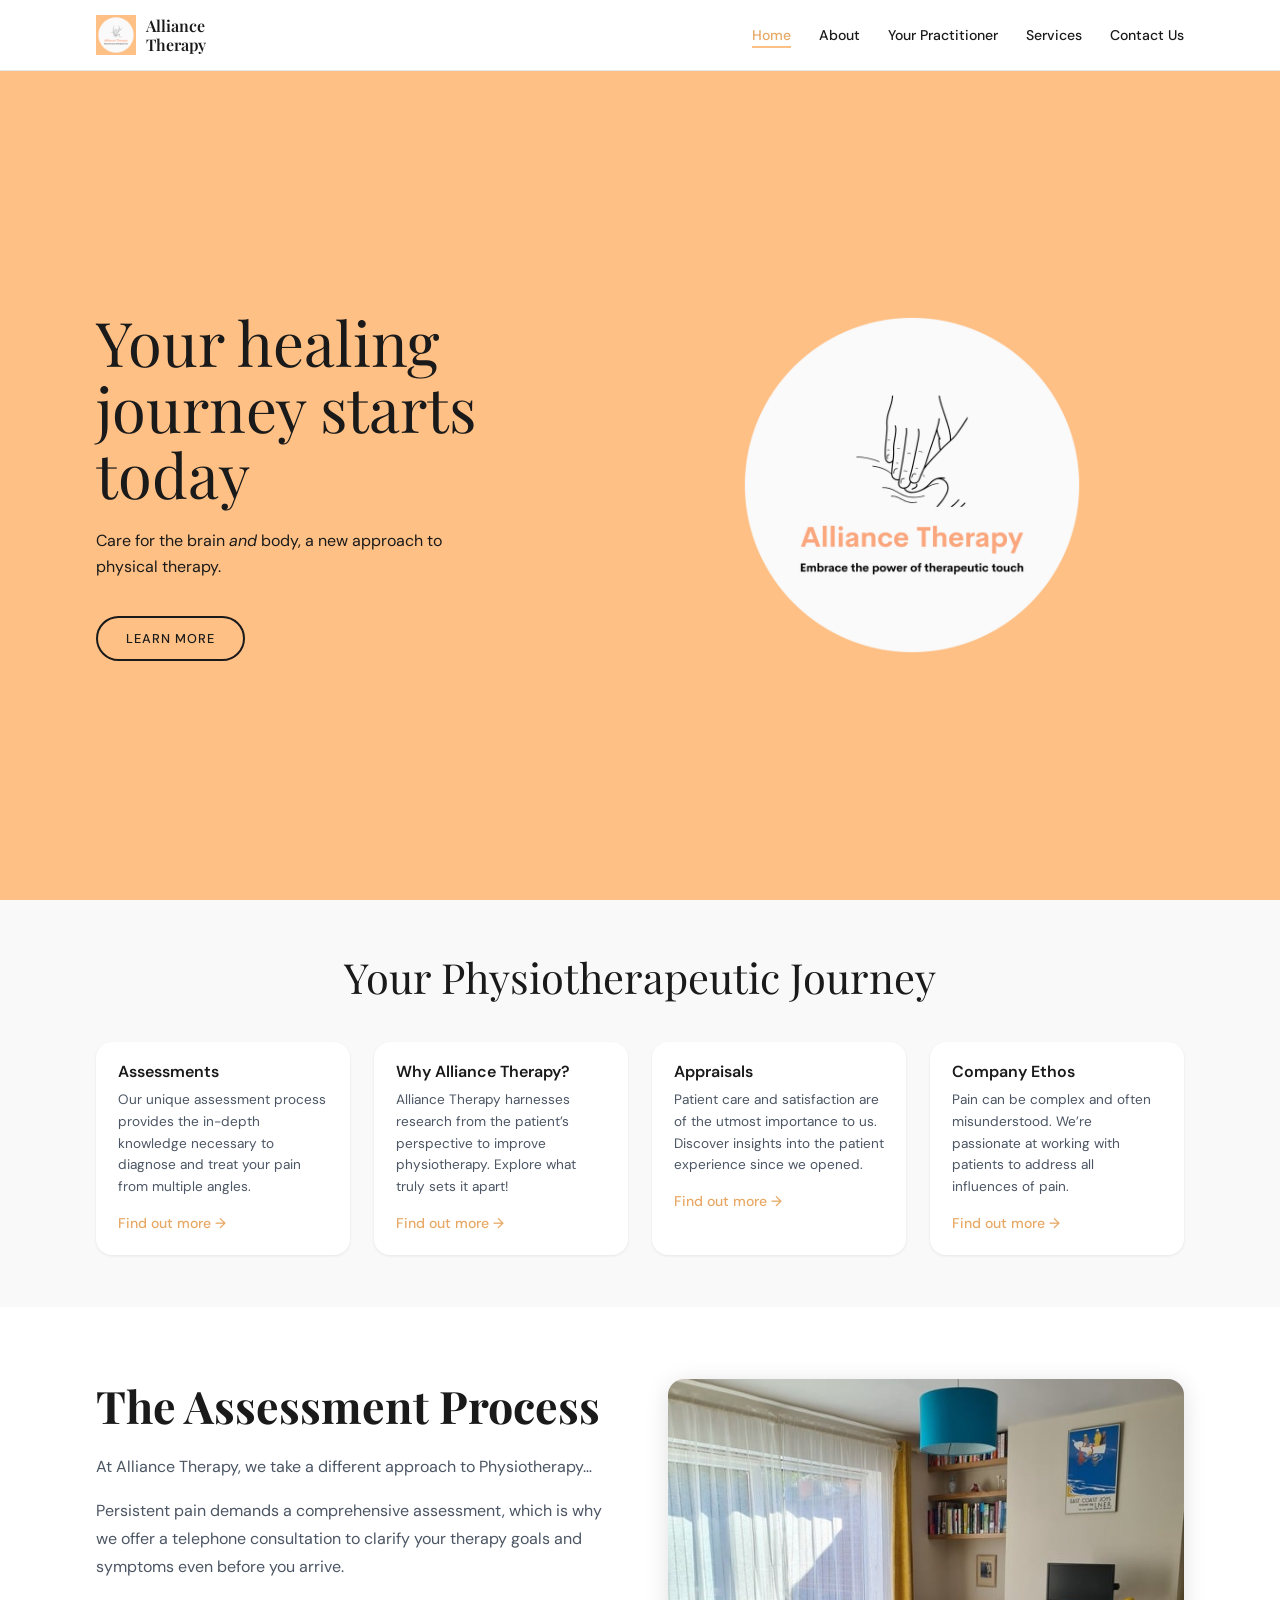
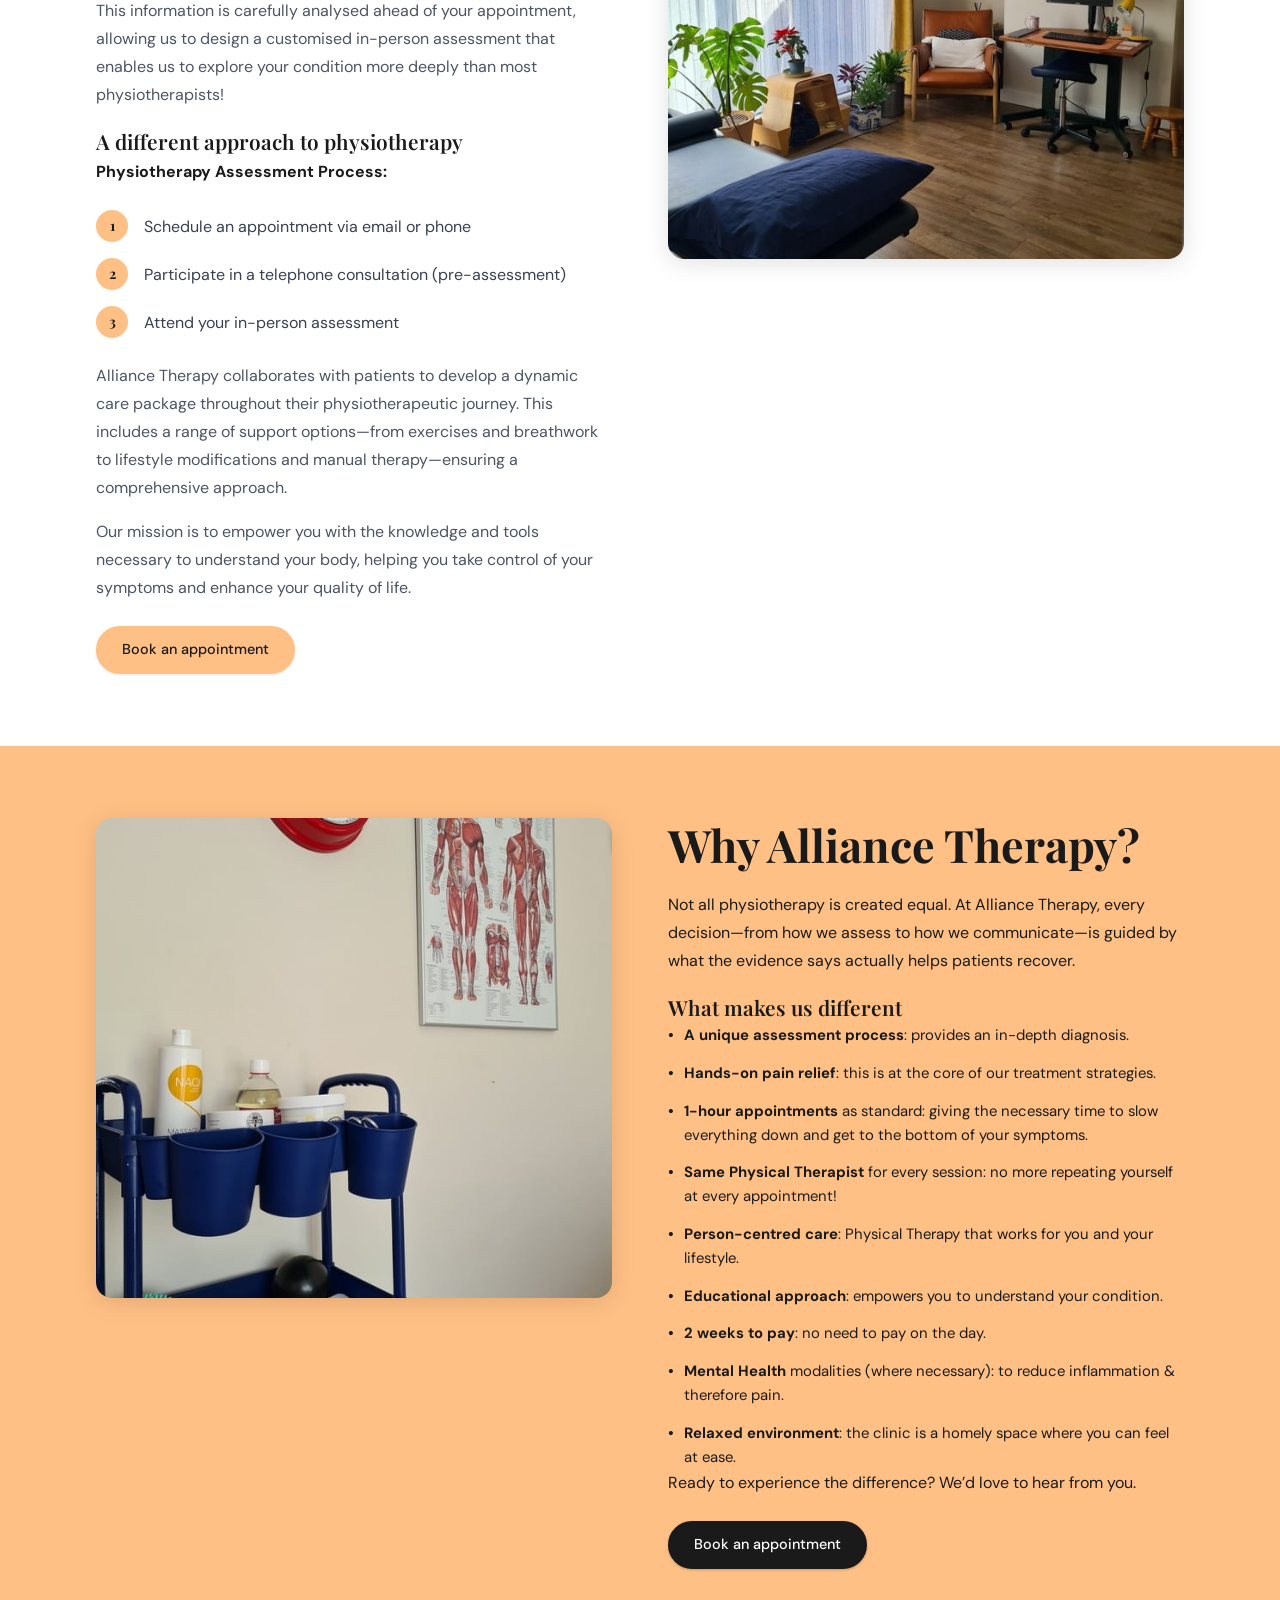
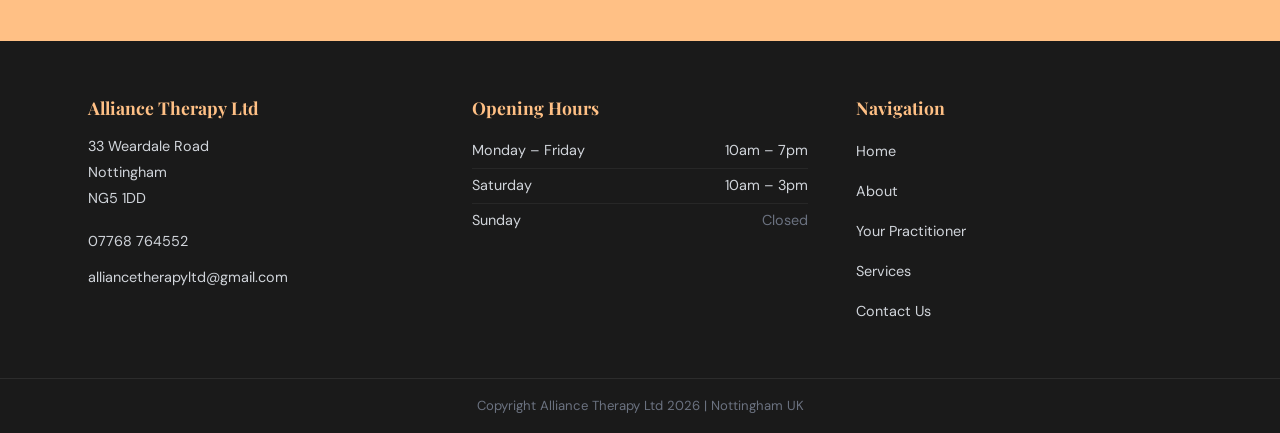
<file: index.html>
<!DOCTYPE html>
<html lang="en-GB">
<head>
  <meta charset="UTF-8">
  <meta name="viewport" content="width=device-width, initial-scale=1.0">
  <title>Alliance Therapy Ltd | Physiotherapy &amp; Sports Massage Nottingham</title>
  <meta name="description" content="Alliance Therapy - Physiotherapy &amp; Sports Massage. Nottingham, UK. Specialises in chronic/persistent pain including fibromyalgia &amp; chronic fatigue syndrome.">
  <meta property="og:title" content="Alliance Therapy Ltd | Physiotherapy &amp; Sports Massage Nottingham">
  <meta property="og:description" content="Alliance Therapy - Physiotherapy &amp; Sports Massage. Nottingham, UK.">
  <meta property="og:image" content="images/hero.jpg">
  <link rel="icon" href="images/logo.png" type="image/png">
  <link rel="stylesheet" href="css/global.css">
  <link rel="stylesheet" href="css/navbar.css">
  <link rel="stylesheet" href="css/footer.css">
  <link rel="stylesheet" href="css/home.css">
</head>
<body>

  <!-- ── Navbar ───────────────────────────────────── -->
  <header class="navbar">
    <div class="navbar__inner">
      <a href="index.html" class="navbar__logo">
        <img src="images/logo.png" alt="Alliance Therapy Ltd logo">
        <span>Alliance<br>Therapy</span>
      </a>
      <nav class="navbar__nav" id="navbar-nav">
        <ul>
          <li><a href="index.html" class="active">Home</a></li>
          <li><a href="about.html">About</a></li>
          <li><a href="practitioner.html">Your Practitioner</a></li>
          <li><a href="services.html">Services</a></li>
          <li><a href="contact.html">Contact Us</a></li>
        </ul>
      </nav>
      <button class="navbar__hamburger" id="hamburger" aria-label="Toggle navigation menu" aria-expanded="false">
        <span></span><span></span><span></span>
      </button>
    </div>
  </header>

  <main>

    <!-- ── Hero ─────────────────────────────────────── -->
    <section class="hero">
      <div class="hero__inner">
        <div class="hero__left">
          <h1 class="hero__title">Your healing journey starts today</h1>
          <p class="hero__subtitle">Care for the brain <em>and</em> body, a new approach to physical therapy.</p>
          <a href="about.html" class="hero__btn">Learn More</a>
        </div>
        <div class="hero__right">
          <img class="hero__logo" src="images/logo.png" alt="Alliance Therapy logo">
        </div>
      </div>
    </section>

    <!-- ── 4-card summary ───────────────────────────── -->
    <section class="cards-section">
      <div class="container">
        <h1 class="cards-heading">Your Physiotherapeutic Journey</h1>
        <div class="cards-grid">

          <a href="#assessment-process" class="journey-card">
            <h2>Assessments</h2>
            <p>Our unique assessment process provides the in-depth knowledge necessary to diagnose and treat your pain from multiple angles.</p>
            <span class="card-link">Find out more &rarr;</span>
          </a>

          <a href="#why-alliance-therapy" class="journey-card">
            <h2>Why Alliance Therapy?</h2>
            <p>Alliance Therapy harnesses research from the patient&rsquo;s perspective to improve physiotherapy. Explore what truly sets it apart!</p>
            <span class="card-link">Find out more &rarr;</span>
          </a>

          <a href="about.html#appraisals" class="journey-card">
            <h2>Appraisals</h2>
            <p>Patient care and satisfaction are of the utmost importance to us. Discover insights into the patient experience since we opened.</p>
            <span class="card-link">Find out more &rarr;</span>
          </a>

          <a href="about.html" class="journey-card">
            <h2>Company Ethos</h2>
            <p>Pain can be complex and often misunderstood. We&rsquo;re passionate at working with patients to address all influences of pain.</p>
            <span class="card-link">Find out more &rarr;</span>
          </a>

        </div>
      </div>
    </section>

    <!-- ── Assessment Process ────────────────────────── -->
    <section class="home-assessment" id="assessment-process">
      <div class="container">
        <div class="grid-2">
          <div>
            <h2>The Assessment Process</h2>
            <p>At Alliance Therapy, we take a different approach to Physiotherapy&hellip;</p>
            <p>Persistent pain demands a comprehensive assessment, which is why we offer a telephone consultation to clarify your therapy goals and symptoms even before you arrive.</p>
            <p>This information is carefully analysed ahead of your appointment, allowing us to design a customised in-person assessment that enables us to explore your condition more deeply than most physiotherapists!</p>

            <h3 class="home-assessment__subheading">A different approach to physiotherapy</h3>

            <p class="home-assessment__step-label"><strong>Physiotherapy Assessment Process:</strong></p>
            <ol class="home-step-list">
              <li>
                <span class="step-num">1</span>
                <p>Schedule an appointment via email or phone</p>
              </li>
              <li>
                <span class="step-num">2</span>
                <p>Participate in a telephone consultation (pre-assessment)</p>
              </li>
              <li>
                <span class="step-num">3</span>
                <p>Attend your in-person assessment</p>
              </li>
            </ol>

            <p>Alliance Therapy collaborates with patients to develop a dynamic care package throughout their physiotherapeutic journey. This includes a range of support options&mdash;from exercises and breathwork to lifestyle modifications and manual therapy&mdash;ensuring a comprehensive approach.</p>
            <p>Our mission is to empower you with the knowledge and tools necessary to understand your body, helping you take control of your symptoms and enhance your quality of life.</p>

            <a href="contact.html" class="btn btn-primary" style="margin-top:8px;">Book an appointment</a>
          </div>
          <div class="home-assessment__img">
            <img src="images/about-1.jpg" alt="Alliance Therapy clinic treatment room" loading="lazy">
          </div>
        </div>
      </div>
    </section>

    <!-- ── Why Alliance Therapy ─────────────────────── -->
    <section class="home-assessment2" id="why-alliance-therapy">
      <div class="container">
        <div class="grid-2">
          <div class="home-assessment__img">
            <img src="images/about-2.jpg" alt="Alliance Therapy clinic treatment room" loading="lazy">
          </div>
          <div>
            <h2>Why Alliance Therapy?</h2>
            <p>Not all physiotherapy is created equal. At Alliance Therapy, every decision&mdash;from how we assess to how we communicate&mdash;is guided by what the evidence says actually helps patients recover.</p>

            <h3 class="home-assessment__subheading">What makes us different</h3>

            <ul class="why-list">
              <li><strong>A unique assessment process</strong>: provides an in-depth diagnosis.</li>
              <li><strong>Hands-on pain relief</strong>: this is at the core of our treatment strategies.</li>
              <li><strong>1-hour appointments</strong> as standard: giving the necessary time to slow everything down and get to the bottom of your symptoms.</li>
              <li><strong>Same Physical Therapist</strong> for every session: no more repeating yourself at every appointment!</li>
              <li><strong>Person-centred care</strong>: Physical Therapy that works for you and your lifestyle.</li>
              <li><strong>Educational approach</strong>: empowers you to understand your condition.</li>
              <li><strong>2 weeks to pay</strong>: no need to pay on the day.</li>
              <li><strong>Mental Health</strong> modalities (where necessary): to reduce inflammation &amp; therefore pain.</li>
              <li><strong>Relaxed environment</strong>: the clinic is a homely space where you can feel at ease.</li>
            </ul>

            <p>Ready to experience the difference? We&rsquo;d love to hear from you.</p>
            <a href="contact.html" class="btn btn-dark" style="margin-top:8px;">Book an appointment</a>
          </div>
        </div>
      </div>
    </section>

  <!-- ── Footer ───────────────────────────────────── -->
  <footer class="footer">
    <div class="footer__inner">
      <div class="footer__col">
        <h3>Alliance Therapy Ltd</h3>
        <address>33 Weardale Road<br>Nottingham<br>NG5 1DD</address>
        <div class="contact-links">
          <a href="tel:07768764552">07768 764552</a>
          <a href="mailto:alliancetherapyltd@gmail.com">alliancetherapyltd@gmail.com</a>
        </div>
      </div>
      <div class="footer__col">
        <h3>Opening Hours</h3>
        <ul class="hours-list">
          <li><span>Monday &ndash; Friday</span><span>10am &ndash; 7pm</span></li>
          <li><span>Saturday</span><span>10am &ndash; 3pm</span></li>
          <li><span>Sunday</span><span class="closed">Closed</span></li>
        </ul>
      </div>
      <div class="footer__col">
        <h3>Navigation</h3>
        <ul class="footer-nav">
          <li><a href="index.html">Home</a></li>
          <li><a href="about.html">About</a></li>
          <li><a href="practitioner.html">Your Practitioner</a></li>
          <li><a href="services.html">Services</a></li>
          <li><a href="contact.html">Contact Us</a></li>
        </ul>
      </div>
    </div>
    <div class="footer__bottom">
      <p>Copyright Alliance Therapy Ltd 2026 | Nottingham UK</p>
    </div>
  </footer>

  <script src="js/nav.js"></script>
</body>
</html>
</file>
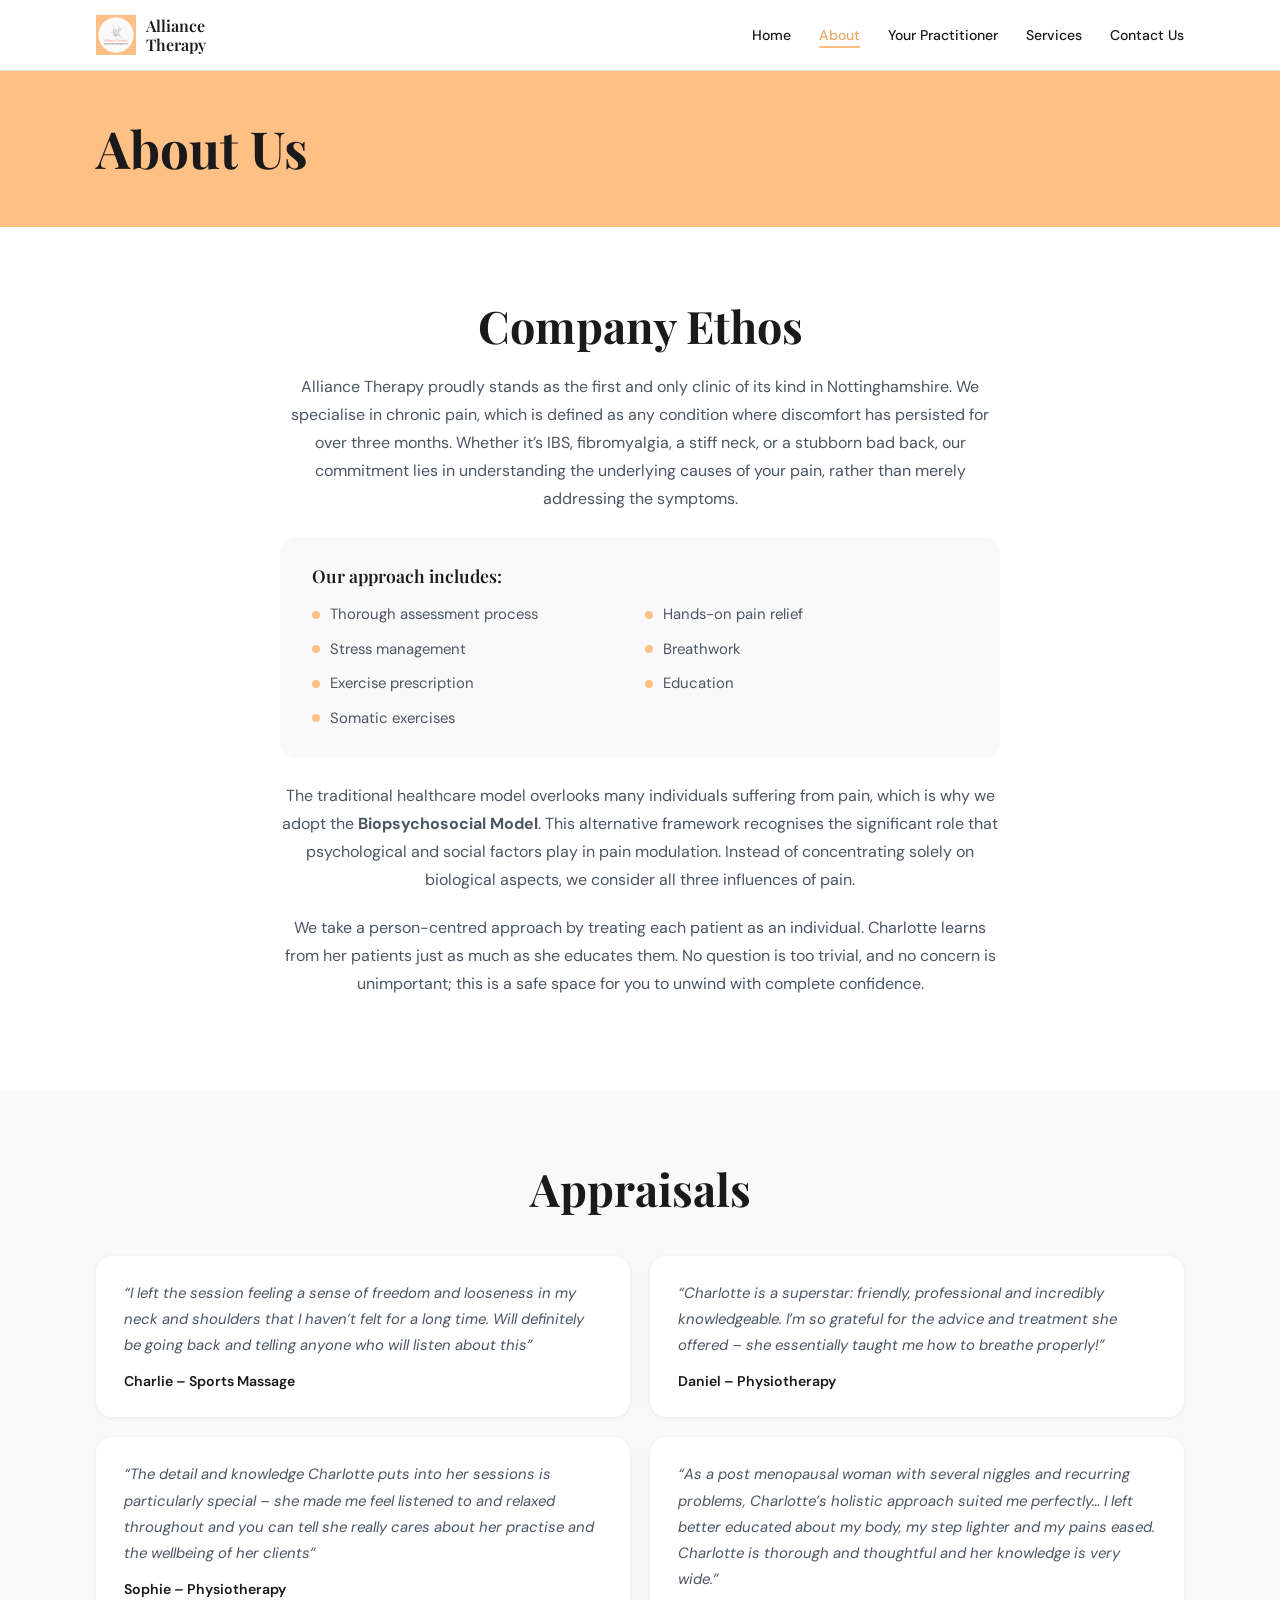
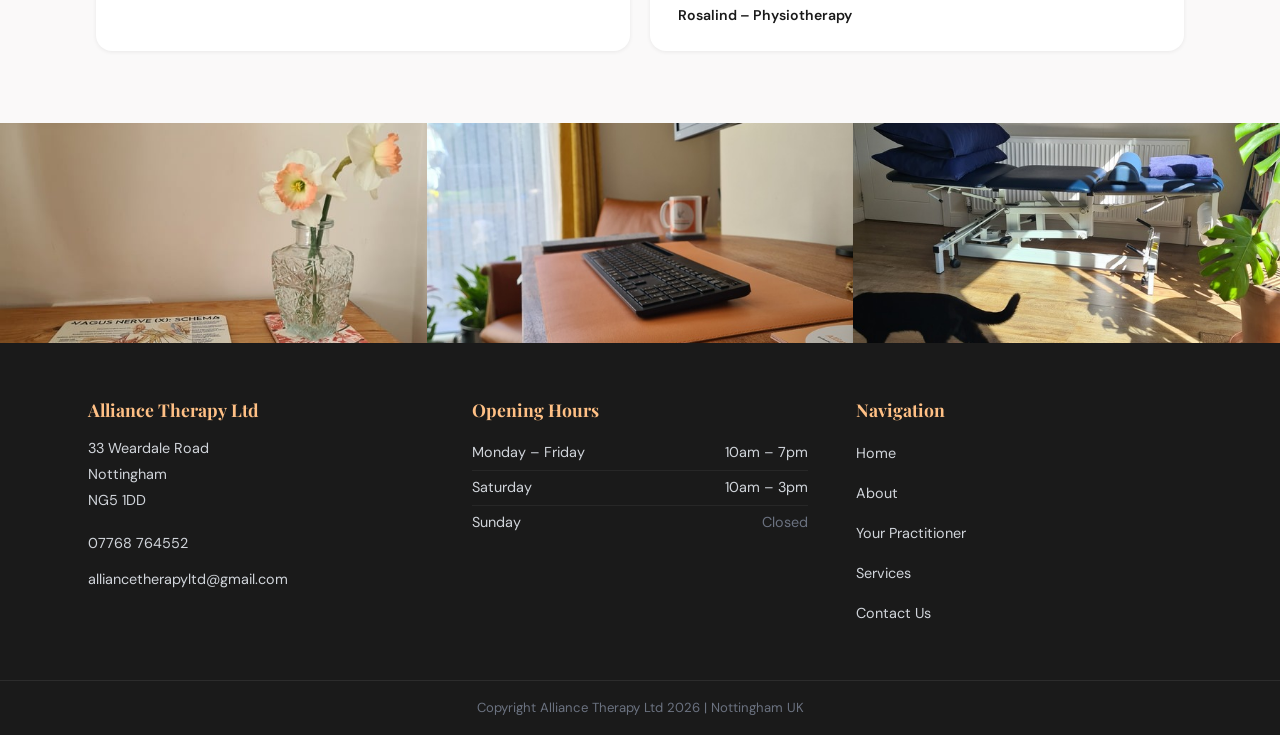
<file: about.html>
<!DOCTYPE html>
<html lang="en-GB">
<head>
  <meta charset="UTF-8">
  <meta name="viewport" content="width=device-width, initial-scale=1.0">
  <title>About | Alliance Therapy Ltd</title>
  <meta name="description" content="Learn about Alliance Therapy's unique assessment process and company ethos — specialising in chronic pain management in Nottingham.">
  <link rel="icon" href="images/logo.png" type="image/png">
  <link rel="stylesheet" href="css/global.css">
  <link rel="stylesheet" href="css/navbar.css">
  <link rel="stylesheet" href="css/footer.css">
  <link rel="stylesheet" href="css/about.css">
</head>
<body>

  <!-- ── Navbar ───────────────────────────────────── -->
  <header class="navbar">
    <div class="navbar__inner">
      <a href="index.html" class="navbar__logo">
        <img src="images/logo.png" alt="Alliance Therapy Ltd logo">
        <span>Alliance<br>Therapy</span>
      </a>
      <nav class="navbar__nav" id="navbar-nav">
        <ul>
          <li><a href="index.html">Home</a></li>
          <li><a href="about.html" class="active">About</a></li>
          <li><a href="practitioner.html">Your Practitioner</a></li>
          <li><a href="services.html">Services</a></li>
          <li><a href="contact.html">Contact Us</a></li>
        </ul>
      </nav>
      <button class="navbar__hamburger" id="hamburger" aria-label="Toggle navigation menu" aria-expanded="false">
        <span></span><span></span><span></span>
      </button>
    </div>
  </header>

  <main>

    <!-- ── Page header ────────────────────────────────── -->
    <div class="page-header">
      <div class="container">
        <h1>About Us</h1>
      </div>
    </div>

    <!-- ── Company Ethos ──────────────────────────────── -->
    <section class="section ethos-section">
      <div class="container">
        <div class="ethos-inner">
          <h2>Company Ethos</h2>

          <p>Alliance Therapy proudly stands as the first and only clinic of its kind in Nottinghamshire. We specialise in chronic pain, which is defined as any condition where discomfort has persisted for over three months. Whether it&rsquo;s IBS, fibromyalgia, a stiff neck, or a stubborn bad back, our commitment lies in understanding the underlying causes of your pain, rather than merely addressing the symptoms.</p>

          <div class="strategy-box">
            <h3>Our approach includes:</h3>
            <ul class="strategy-grid">
              <li><span class="strategy-dot"></span>Thorough assessment process</li>
              <li><span class="strategy-dot"></span>Hands-on pain relief</li>
              <li><span class="strategy-dot"></span>Stress management</li>
              <li><span class="strategy-dot"></span>Breathwork</li>
              <li><span class="strategy-dot"></span>Exercise prescription</li>
              <li><span class="strategy-dot"></span>Education</li>
              <li><span class="strategy-dot"></span>Somatic exercises</li>
            </ul>
          </div>

          <p>The traditional healthcare model overlooks many individuals suffering from pain, which is why we adopt the <strong>Biopsychosocial Model</strong>. This alternative framework recognises the significant role that psychological and social factors play in pain modulation. Instead of concentrating solely on biological aspects, we consider all three influences of pain.</p>

          <p>We take a person-centred approach by treating each patient as an individual. Charlotte learns from her patients just as much as she educates them. No question is too trivial, and no concern is unimportant; this is a safe space for you to unwind with complete confidence.</p>
        </div>
      </div>
    </section>

    <!-- ── Appraisals ─────────────────────────────────── -->
    <section class="section appraisals-section" id="appraisals">
      <div class="container">
        <h2>Appraisals</h2>
        <div class="appraisals-grid">

          <div class="appraisal-card">
            <blockquote>I left the session feeling a sense of freedom and looseness in my neck and shoulders that I haven&rsquo;t felt for a long time. Will definitely be going back and telling anyone who will listen about this</blockquote>
            <p class="appraisal-credit">Charlie &ndash; Sports Massage</p>
          </div>

          <div class="appraisal-card">
            <blockquote>Charlotte is a superstar: friendly, professional and incredibly knowledgeable. I&rsquo;m so grateful for the advice and treatment she offered &ndash; she essentially taught me how to breathe properly!</blockquote>
            <p class="appraisal-credit">Daniel &ndash; Physiotherapy</p>
          </div>

          <div class="appraisal-card">
            <blockquote>The detail and knowledge Charlotte puts into her sessions is particularly special &ndash; she made me feel listened to and relaxed throughout and you can tell she really cares about her practise and the wellbeing of her clients</blockquote>
            <p class="appraisal-credit">Sophie &ndash; Physiotherapy</p>
          </div>

          <div class="appraisal-card">
            <blockquote>As a post menopausal woman with several niggles and recurring problems, Charlotte&rsquo;s holistic approach suited me perfectly&hellip; I left better educated about my body, my step lighter and my pains eased. Charlotte is thorough and thoughtful and her knowledge is very wide.</blockquote>
            <p class="appraisal-credit">Rosalind &ndash; Physiotherapy</p>
          </div>

        </div>
      </div>
    </section>

    <!-- ── Image strip ─────────────────────────────────── -->
    <div class="image-strip">
      <div class="image-strip__item">
        <img src="images/section-1.jpg" alt="Alliance Therapy clinic" loading="lazy">
      </div>
      <div class="image-strip__item">
        <img src="images/section-2.jpg" alt="Alliance Therapy clinic" loading="lazy">
      </div>
      <div class="image-strip__item">
        <img src="images/section-3.jpg" alt="Alliance Therapy clinic" loading="lazy">
      </div>
    </div>

  </main>

  <!-- ── Footer ───────────────────────────────────── -->
  <footer class="footer">
    <div class="footer__inner">
      <div class="footer__col">
        <h3>Alliance Therapy Ltd</h3>
        <address>33 Weardale Road<br>Nottingham<br>NG5 1DD</address>
        <div class="contact-links">
          <a href="tel:07768764552">07768 764552</a>
          <a href="mailto:alliancetherapyltd@gmail.com">alliancetherapyltd@gmail.com</a>
        </div>
      </div>
      <div class="footer__col">
        <h3>Opening Hours</h3>
        <ul class="hours-list">
          <li><span>Monday &ndash; Friday</span><span>10am &ndash; 7pm</span></li>
          <li><span>Saturday</span><span>10am &ndash; 3pm</span></li>
          <li><span>Sunday</span><span class="closed">Closed</span></li>
        </ul>
      </div>
      <div class="footer__col">
        <h3>Navigation</h3>
        <ul class="footer-nav">
          <li><a href="index.html">Home</a></li>
          <li><a href="about.html">About</a></li>
          <li><a href="practitioner.html">Your Practitioner</a></li>
          <li><a href="services.html">Services</a></li>
          <li><a href="contact.html">Contact Us</a></li>
        </ul>
      </div>
    </div>
    <div class="footer__bottom">
      <p>Copyright Alliance Therapy Ltd 2026 | Nottingham UK</p>
    </div>
  </footer>

  <script src="js/nav.js"></script>
</body>
</html>
</file>
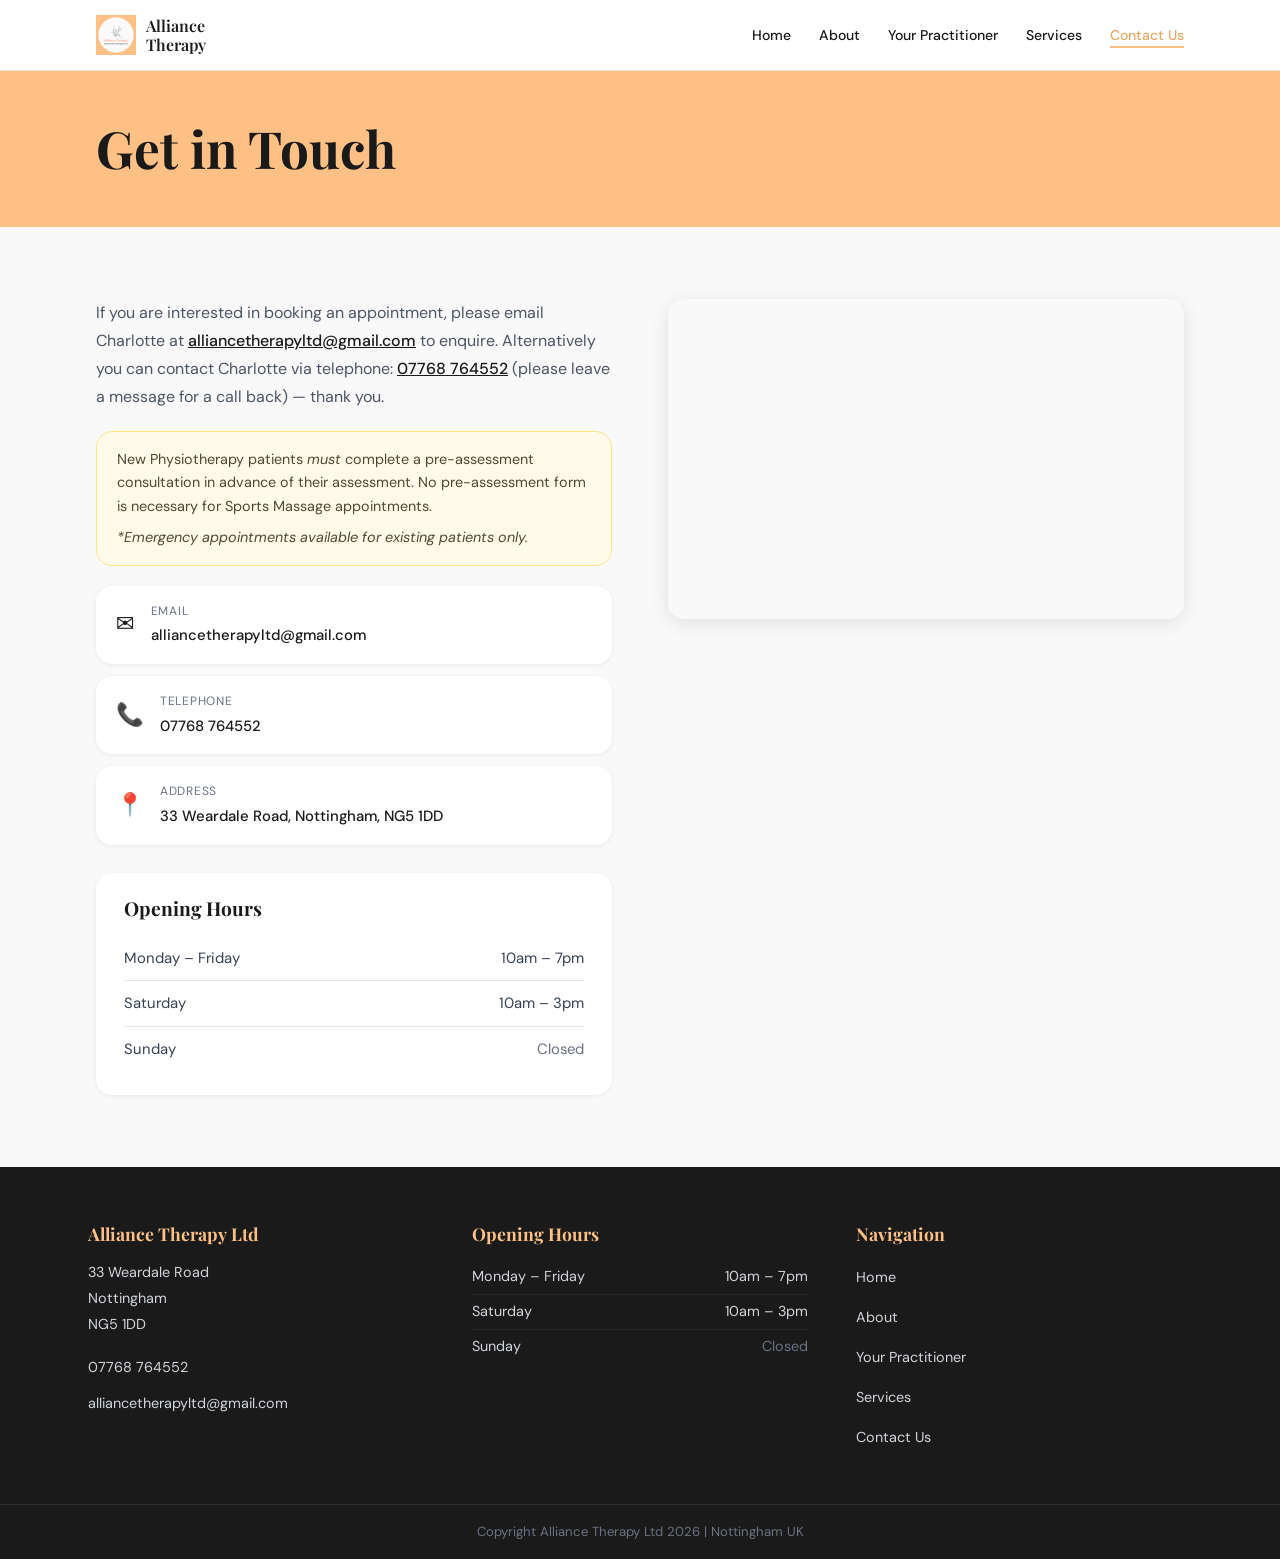
<file: contact.html>
<!DOCTYPE html>
<html lang="en-GB">
<head>
  <meta charset="UTF-8">
  <meta name="viewport" content="width=device-width, initial-scale=1.0">
  <title>Contact Us | Alliance Therapy Ltd</title>
  <meta name="description" content="Contact Alliance Therapy to book a physiotherapy or sports massage appointment in Nottingham. Email or call Charlotte today.">
  <link rel="icon" href="images/logo.png" type="image/png">
  <link rel="stylesheet" href="css/global.css">
  <link rel="stylesheet" href="css/navbar.css">
  <link rel="stylesheet" href="css/footer.css">
  <link rel="stylesheet" href="css/contact.css">
</head>
<body>

  <!-- ── Navbar ───────────────────────────────────── -->
  <header class="navbar">
    <div class="navbar__inner">
      <a href="index.html" class="navbar__logo">
        <img src="images/logo.png" alt="Alliance Therapy Ltd logo">
        <span>Alliance<br>Therapy</span>
      </a>
      <nav class="navbar__nav" id="navbar-nav">
        <ul>
          <li><a href="index.html">Home</a></li>
          <li><a href="about.html">About</a></li>
          <li><a href="practitioner.html">Your Practitioner</a></li>
          <li><a href="services.html">Services</a></li>
          <li><a href="contact.html" class="active">Contact Us</a></li>
        </ul>
      </nav>
      <button class="navbar__hamburger" id="hamburger" aria-label="Toggle navigation menu" aria-expanded="false">
        <span></span><span></span><span></span>
      </button>
    </div>
  </header>

  <main>

    <!-- ── Page header ────────────────────────────────── -->
    <div class="page-header">
      <div class="container">
        <h1>Get in Touch</h1>
      </div>
    </div>

    <!-- ── Contact section ───────────────────────────── -->
    <section class="contact-section">
      <div class="container">
        <div class="grid-2">

          <!-- Left: details -->
          <div>
            <p class="contact-intro">If you are interested in booking an appointment, please email Charlotte at <a href="mailto:alliancetherapyltd@gmail.com" style="color:var(--color-dark);font-weight:500;text-decoration:underline;">alliancetherapyltd@gmail.com</a> to enquire. Alternatively you can contact Charlotte via telephone: <a href="tel:07768764552" style="color:var(--color-dark);font-weight:500;text-decoration:underline;">07768 764552</a> (please leave a message for a call back) &mdash; thank you.</p>

            <div class="notice" style="margin-bottom:20px;">
              <p>New Physiotherapy patients <em>must</em> complete a pre-assessment consultation in advance of their assessment. No pre-assessment form is necessary for Sports Massage appointments.</p>
              <p><em>*Emergency appointments available for existing patients only.</em></p>
            </div>

            <div class="contact-cards-list">
              <a href="mailto:alliancetherapyltd@gmail.com" class="contact-detail-card">
                <span class="contact-detail-card__icon">&#x2709;&#xFE0F;</span>
                <div>
                  <p class="contact-detail-card__label">Email</p>
                  <p class="contact-detail-card__value">alliancetherapyltd@gmail.com</p>
                </div>
              </a>
              <a href="tel:07768764552" class="contact-detail-card">
                <span class="contact-detail-card__icon">&#x1F4DE;</span>
                <div>
                  <p class="contact-detail-card__label">Telephone</p>
                  <p class="contact-detail-card__value">07768 764552</p>
                </div>
              </a>
              <div class="contact-detail-card">
                <span class="contact-detail-card__icon">&#x1F4CD;</span>
                <div>
                  <p class="contact-detail-card__label">Address</p>
                  <p class="contact-detail-card__value">33 Weardale Road, Nottingham, NG5 1DD</p>
                </div>
              </div>
            </div>

            <div class="hours-card">
              <h2>Opening Hours</h2>
              <ul class="hours-table">
                <li><span>Monday &ndash; Friday</span><span>10am &ndash; 7pm</span></li>
                <li><span>Saturday</span><span>10am &ndash; 3pm</span></li>
                <li><span>Sunday</span><span class="closed">Closed</span></li>
              </ul>
            </div>
          </div>

          <!-- Right: map -->
          <div>
            <div class="contact-map-wrap">
              <iframe
                src="https://www.google.com/maps?q=Alliance+Therapy+Ltd+33+Weardale+Road+Nottingham+NG5+1DD&output=embed"
                title="Alliance Therapy &mdash; 33 Weardale Road, Nottingham NG5 1DD"
                allowfullscreen
                loading="lazy"
                referrerpolicy="no-referrer-when-downgrade">
              </iframe>
            </div>
          </div>

        </div>
      </div>
    </section>

  </main>

  <!-- ── Footer ───────────────────────────────────── -->
  <footer class="footer">
    <div class="footer__inner">
      <div class="footer__col">
        <h3>Alliance Therapy Ltd</h3>
        <address>33 Weardale Road<br>Nottingham<br>NG5 1DD</address>
        <div class="contact-links">
          <a href="tel:07768764552">07768 764552</a>
          <a href="mailto:alliancetherapyltd@gmail.com">alliancetherapyltd@gmail.com</a>
        </div>
      </div>
      <div class="footer__col">
        <h3>Opening Hours</h3>
        <ul class="hours-list">
          <li><span>Monday &ndash; Friday</span><span>10am &ndash; 7pm</span></li>
          <li><span>Saturday</span><span>10am &ndash; 3pm</span></li>
          <li><span>Sunday</span><span class="closed">Closed</span></li>
        </ul>
      </div>
      <div class="footer__col">
        <h3>Navigation</h3>
        <ul class="footer-nav">
          <li><a href="index.html">Home</a></li>
          <li><a href="about.html">About</a></li>
          <li><a href="practitioner.html">Your Practitioner</a></li>
          <li><a href="services.html">Services</a></li>
          <li><a href="contact.html">Contact Us</a></li>
        </ul>
      </div>
    </div>
    <div class="footer__bottom">
      <p>Copyright Alliance Therapy Ltd 2026 | Nottingham UK</p>
    </div>
  </footer>

  <script src="js/nav.js"></script>
</body>
</html>
</file>
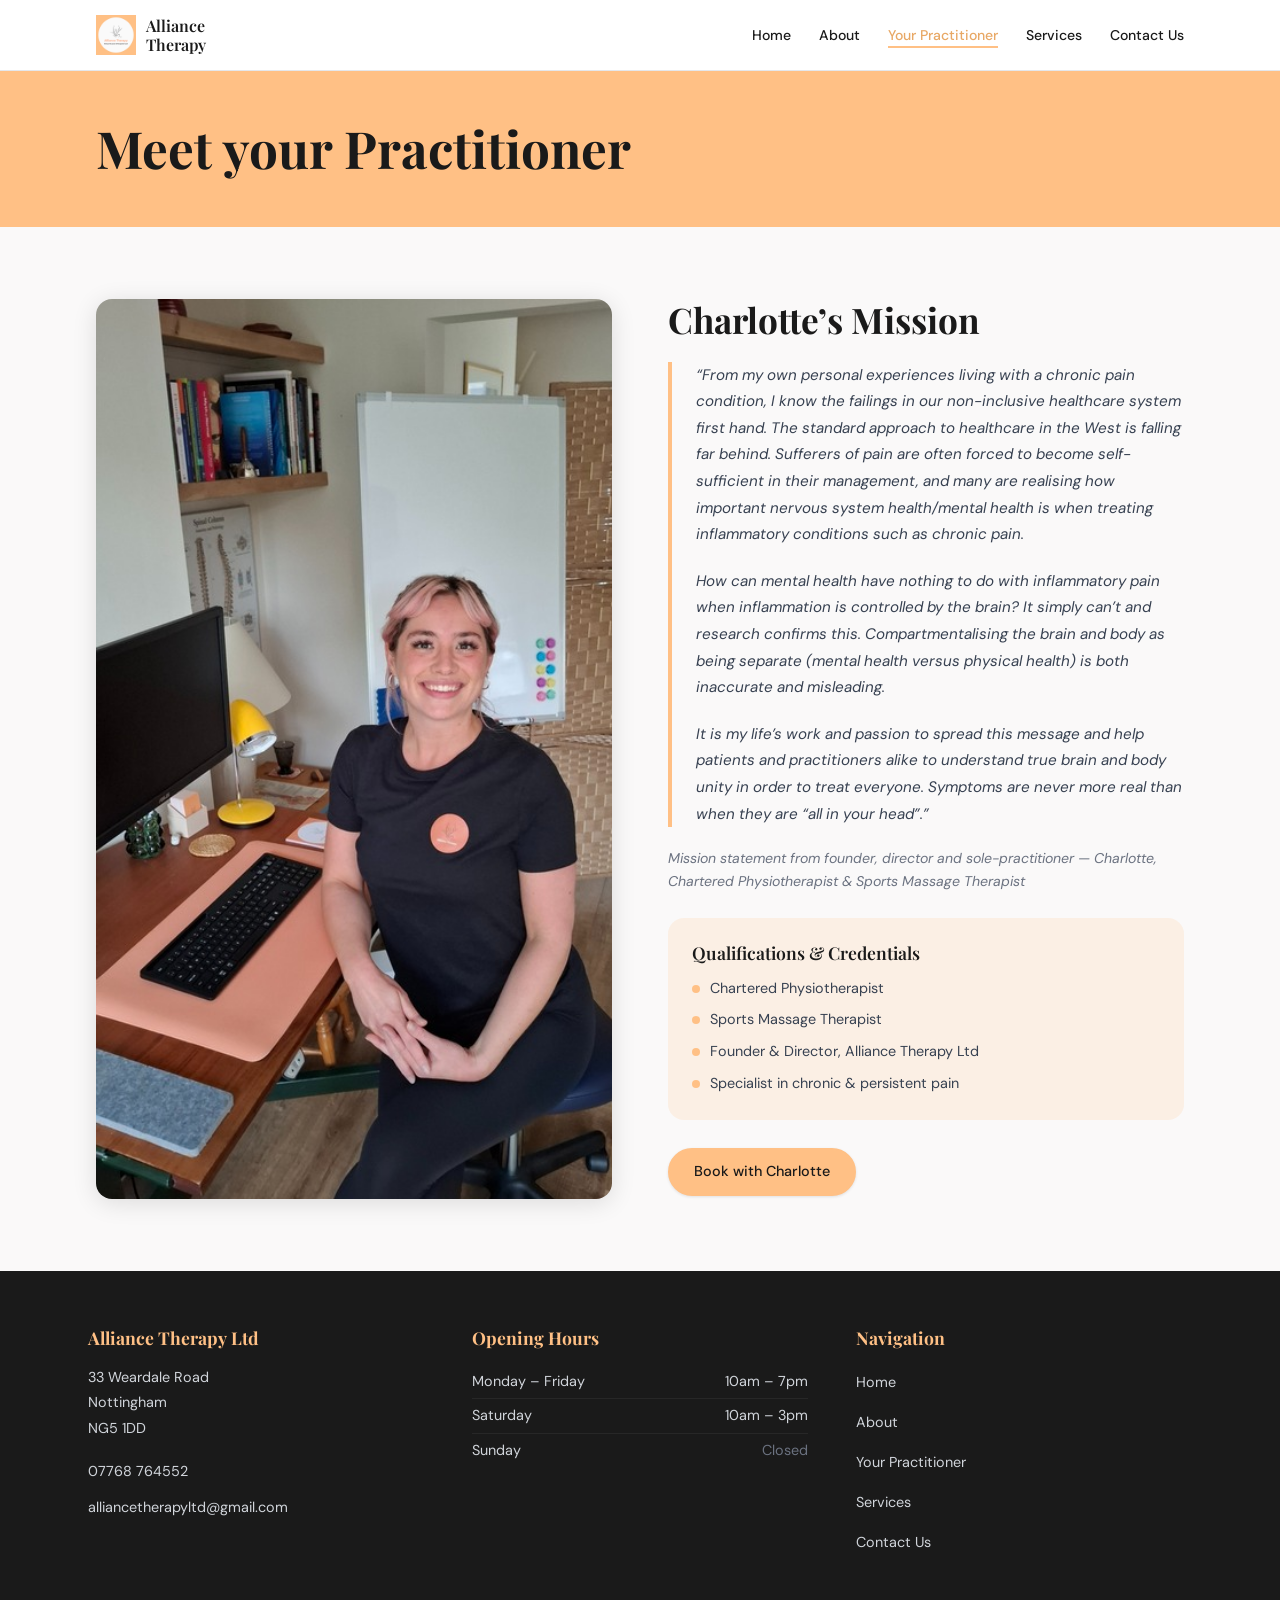
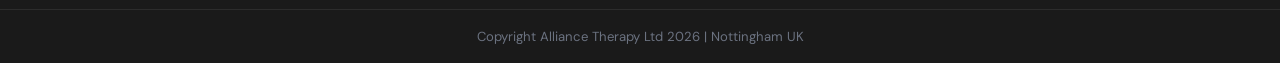
<file: practitioner.html>
<!DOCTYPE html>
<html lang="en-GB">
<head>
  <meta charset="UTF-8">
  <meta name="viewport" content="width=device-width, initial-scale=1.0">
  <title>Your Practitioner | Alliance Therapy Ltd</title>
  <meta name="description" content="Meet Charlotte, Chartered Physiotherapist and founder of Alliance Therapy Ltd, Nottingham. Specialist in chronic and persistent pain.">
  <link rel="icon" href="images/logo.png" type="image/png">
  <link rel="stylesheet" href="css/global.css">
  <link rel="stylesheet" href="css/navbar.css">
  <link rel="stylesheet" href="css/footer.css">
  <link rel="stylesheet" href="css/practitioner.css">
</head>
<body>

  <!-- ── Navbar ───────────────────────────────────── -->
  <header class="navbar">
    <div class="navbar__inner">
      <a href="index.html" class="navbar__logo">
        <img src="images/logo.png" alt="Alliance Therapy Ltd logo">
        <span>Alliance<br>Therapy</span>
      </a>
      <nav class="navbar__nav" id="navbar-nav">
        <ul>
          <li><a href="index.html">Home</a></li>
          <li><a href="about.html">About</a></li>
          <li><a href="practitioner.html" class="active">Your Practitioner</a></li>
          <li><a href="services.html">Services</a></li>
          <li><a href="contact.html">Contact Us</a></li>
        </ul>
      </nav>
      <button class="navbar__hamburger" id="hamburger" aria-label="Toggle navigation menu" aria-expanded="false">
        <span></span><span></span><span></span>
      </button>
    </div>
  </header>

  <main>

    <!-- ── Page header ────────────────────────────────── -->
    <div class="page-header">
      <div class="container">
        <h1>Meet your Practitioner</h1>
      </div>
    </div>

    <!-- ── Bio section ────────────────────────────────── -->
    <section class="section practitioner-bio">
      <div class="container">
        <div class="grid-2">

          <!-- Portrait -->
          <div class="practitioner-portrait">
            <img src="images/charlotte-portrait.jpg" alt="Charlotte, Chartered Physiotherapist and founder of Alliance Therapy Ltd" loading="eager">
          </div>

          <!-- Mission & credentials -->
          <div>
            <h2>Charlotte&rsquo;s Mission</h2>

            <blockquote class="mission-quote">
              <p>&ldquo;From my own personal experiences living with a chronic pain condition, I know the failings in our non-inclusive healthcare system first hand. The standard approach to healthcare in the West is falling far behind. Sufferers of pain are often forced to become self-sufficient in their management, and many are realising how important nervous system health/mental health is when treating inflammatory conditions such as chronic pain.</p>
              <p>How can mental health have nothing to do with inflammatory pain when inflammation is controlled by the brain? It simply can&rsquo;t and research confirms this. Compartmentalising the brain and body as being separate (mental health versus physical health) is both inaccurate and misleading.</p>
              <p>It is my life&rsquo;s work and passion to spread this message and help patients and practitioners alike to understand true brain and body unity in order to treat everyone. Symptoms are never more real than when they are &ldquo;all in your head&rdquo;.&rdquo;</p>
            </blockquote>

            <p class="mission-attribution">Mission statement from founder, director and sole-practitioner &mdash; Charlotte, Chartered Physiotherapist &amp; Sports Massage Therapist</p>

            <div class="credentials-box">
              <h3>Qualifications &amp; Credentials</h3>
              <ul class="credentials-list">
                <li>Chartered Physiotherapist</li>
                <li>Sports Massage Therapist</li>
                <li>Founder &amp; Director, Alliance Therapy Ltd</li>
                <li>Specialist in chronic &amp; persistent pain</li>
              </ul>
            </div>

            <a href="contact.html" class="btn btn-primary">Book with Charlotte</a>
          </div>

        </div>
      </div>
    </section>

  </main>

  <!-- ── Footer ───────────────────────────────────── -->
  <footer class="footer">
    <div class="footer__inner">
      <div class="footer__col">
        <h3>Alliance Therapy Ltd</h3>
        <address>33 Weardale Road<br>Nottingham<br>NG5 1DD</address>
        <div class="contact-links">
          <a href="tel:07768764552">07768 764552</a>
          <a href="mailto:alliancetherapyltd@gmail.com">alliancetherapyltd@gmail.com</a>
        </div>
      </div>
      <div class="footer__col">
        <h3>Opening Hours</h3>
        <ul class="hours-list">
          <li><span>Monday &ndash; Friday</span><span>10am &ndash; 7pm</span></li>
          <li><span>Saturday</span><span>10am &ndash; 3pm</span></li>
          <li><span>Sunday</span><span class="closed">Closed</span></li>
        </ul>
      </div>
      <div class="footer__col">
        <h3>Navigation</h3>
        <ul class="footer-nav">
          <li><a href="index.html">Home</a></li>
          <li><a href="about.html">About</a></li>
          <li><a href="practitioner.html">Your Practitioner</a></li>
          <li><a href="services.html">Services</a></li>
          <li><a href="contact.html">Contact Us</a></li>
        </ul>
      </div>
    </div>
    <div class="footer__bottom">
      <p>Copyright Alliance Therapy Ltd 2026 | Nottingham UK</p>
    </div>
  </footer>

  <script src="js/nav.js"></script>
</body>
</html>
</file>
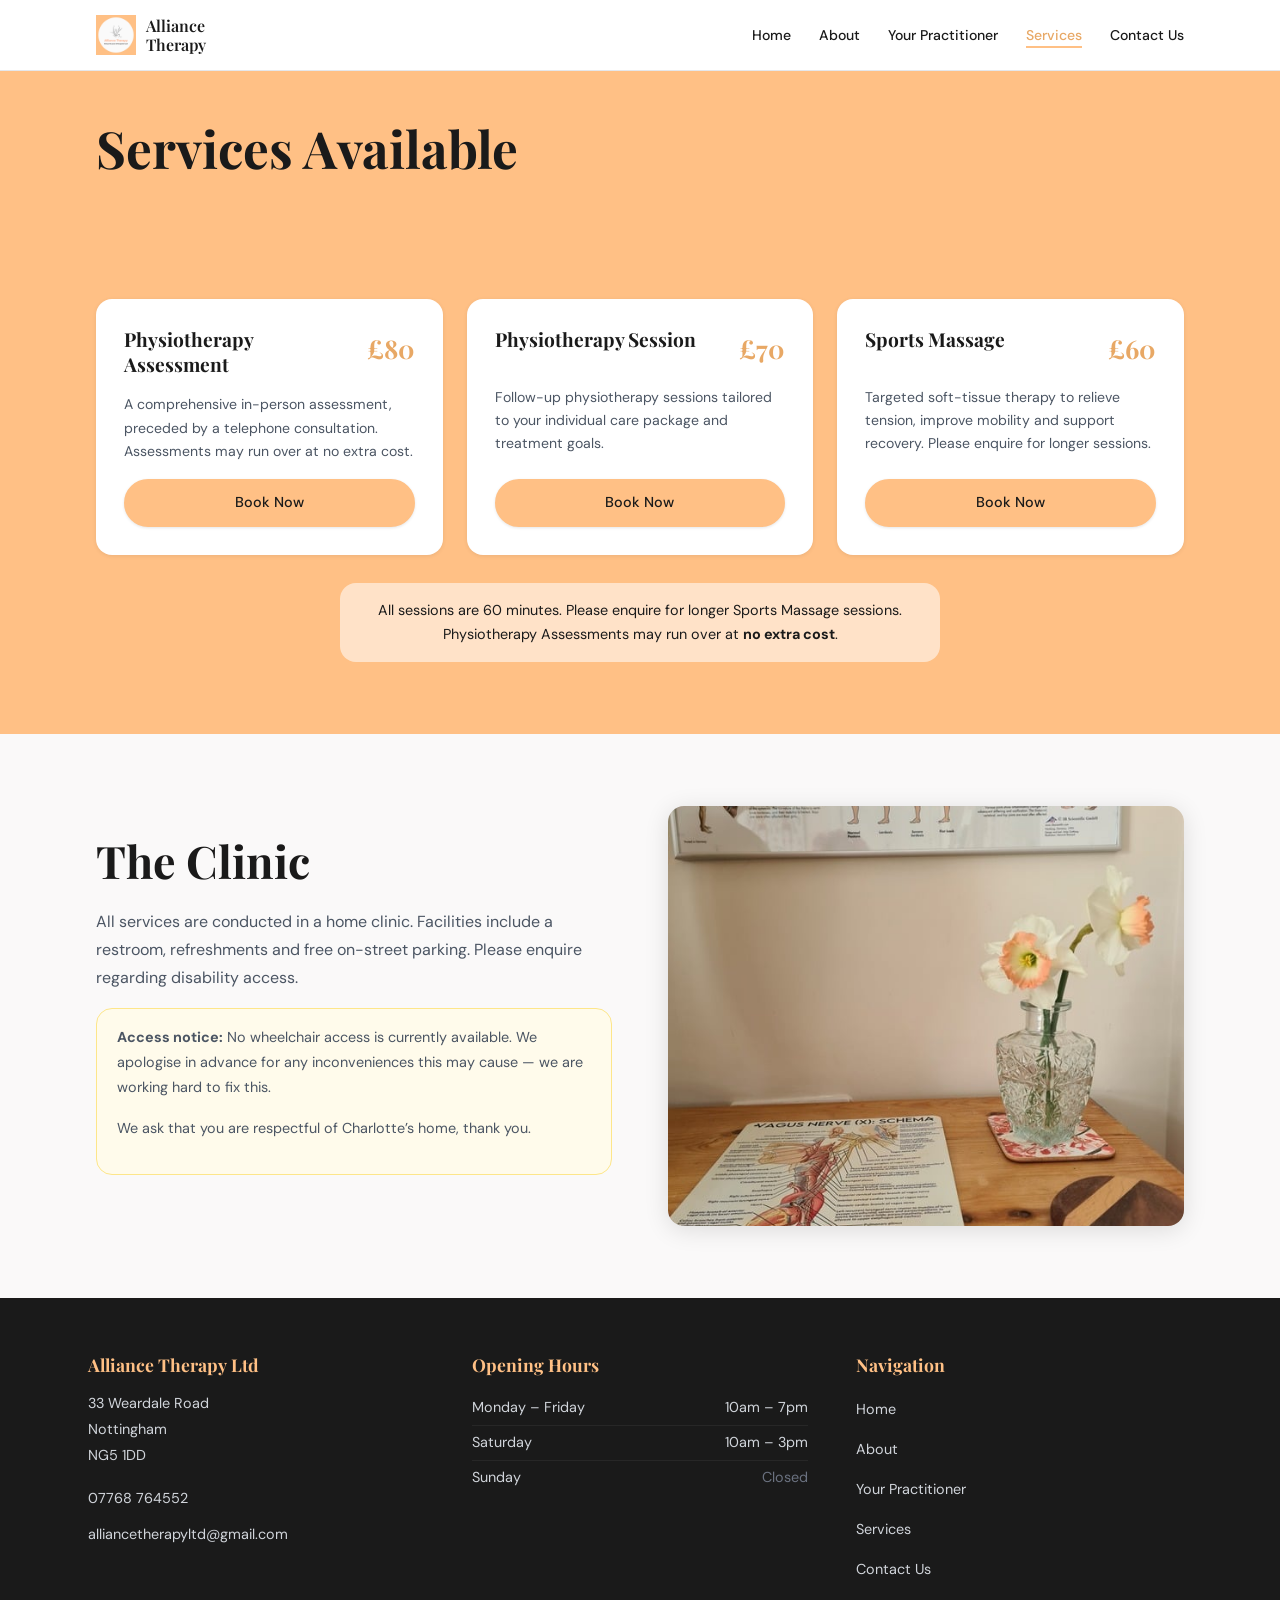
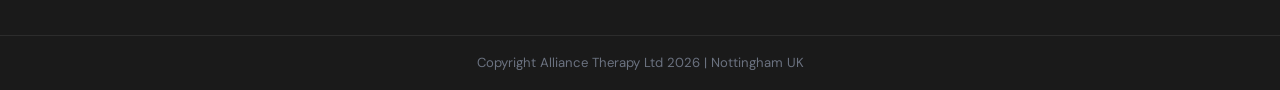
<file: services.html>
<!DOCTYPE html>
<html lang="en-GB">
<head>
  <meta charset="UTF-8">
  <meta name="viewport" content="width=device-width, initial-scale=1.0">
  <title>Services &amp; Pricing | Alliance Therapy Ltd</title>
  <meta name="description" content="Physiotherapy, Sports Massage and assessment services in Nottingham. View pricing and book your appointment with Alliance Therapy.">
  <link rel="icon" href="images/logo.png" type="image/png">
  <link rel="stylesheet" href="css/global.css">
  <link rel="stylesheet" href="css/navbar.css">
  <link rel="stylesheet" href="css/footer.css">
  <link rel="stylesheet" href="css/services.css">
</head>
<body>

  <!-- ── Navbar ───────────────────────────────────── -->
  <header class="navbar">
    <div class="navbar__inner">
      <a href="index.html" class="navbar__logo">
        <img src="images/logo.png" alt="Alliance Therapy Ltd logo">
        <span>Alliance<br>Therapy</span>
      </a>
      <nav class="navbar__nav" id="navbar-nav">
        <ul>
          <li><a href="index.html">Home</a></li>
          <li><a href="about.html">About</a></li>
          <li><a href="practitioner.html">Your Practitioner</a></li>
          <li><a href="services.html" class="active">Services</a></li>
          <li><a href="contact.html">Contact Us</a></li>
        </ul>
      </nav>
      <button class="navbar__hamburger" id="hamburger" aria-label="Toggle navigation menu" aria-expanded="false">
        <span></span><span></span><span></span>
      </button>
    </div>
  </header>

  <main>

    <!-- ── Page header ────────────────────────────────── -->
    <div class="page-header">
      <div class="container">
        <h1>Services Available</h1>
      </div>
    </div>

    <!-- ── Pricing cards ──────────────────────────────── -->
    <section class="pricing-section">
      <div class="container">
        <div class="pricing-cards">

          <div class="pricing-card">
            <div class="pricing-card__header">
              <h2>Physiotherapy Assessment</h2>
              <span class="pricing-card__price">&pound;80</span>
            </div>
            <p>A comprehensive in-person assessment, preceded by a telephone consultation. Assessments may run over at no extra cost.</p>
            <a href="contact.html" class="btn btn-primary">Book Now</a>
          </div>

          <div class="pricing-card">
            <div class="pricing-card__header">
              <h2>Physiotherapy Session</h2>
              <span class="pricing-card__price">&pound;70</span>
            </div>
            <p>Follow-up physiotherapy sessions tailored to your individual care package and treatment goals.</p>
            <a href="contact.html" class="btn btn-primary">Book Now</a>
          </div>

          <div class="pricing-card">
            <div class="pricing-card__header">
              <h2>Sports Massage</h2>
              <span class="pricing-card__price">&pound;60</span>
            </div>
            <p>Targeted soft-tissue therapy to relieve tension, improve mobility and support recovery. Please enquire for longer sessions.</p>
            <a href="contact.html" class="btn btn-primary">Book Now</a>
          </div>

        </div>
        <p class="pricing-note">All sessions are 60 minutes. Please enquire for longer Sports Massage sessions. Physiotherapy Assessments may run over at <strong>no extra cost</strong>.</p>
      </div>
    </section>

    <!-- ── The Clinic ─────────────────────────────────── -->
    <section class="clinic-section">
      <div class="container">
        <div class="grid-2 grid-2--center">
          <div>
            <h2>The Clinic</h2>
            <p>All services are conducted in a home clinic. Facilities include a restroom, refreshments and free on-street parking. Please enquire regarding disability access.</p>
            <div class="notice">
              <p><strong>Access notice:</strong> No wheelchair access is currently available. We apologise in advance for any inconveniences this may cause &mdash; we are working hard to fix this.</p>
              <p>We ask that you are respectful of Charlotte&rsquo;s home, thank you.</p>
            </div>
          </div>
          <div class="clinic-section__img">
            <img src="images/section-1.jpg" alt="The Alliance Therapy clinic" loading="lazy">
          </div>
        </div>
      </div>
    </section>

  </main>

  <!-- ── Footer ───────────────────────────────────── -->
  <footer class="footer">
    <div class="footer__inner">
      <div class="footer__col">
        <h3>Alliance Therapy Ltd</h3>
        <address>33 Weardale Road<br>Nottingham<br>NG5 1DD</address>
        <div class="contact-links">
          <a href="tel:07768764552">07768 764552</a>
          <a href="mailto:alliancetherapyltd@gmail.com">alliancetherapyltd@gmail.com</a>
        </div>
      </div>
      <div class="footer__col">
        <h3>Opening Hours</h3>
        <ul class="hours-list">
          <li><span>Monday &ndash; Friday</span><span>10am &ndash; 7pm</span></li>
          <li><span>Saturday</span><span>10am &ndash; 3pm</span></li>
          <li><span>Sunday</span><span class="closed">Closed</span></li>
        </ul>
      </div>
      <div class="footer__col">
        <h3>Navigation</h3>
        <ul class="footer-nav">
          <li><a href="index.html">Home</a></li>
          <li><a href="about.html">About</a></li>
          <li><a href="practitioner.html">Your Practitioner</a></li>
          <li><a href="services.html">Services</a></li>
          <li><a href="contact.html">Contact Us</a></li>
        </ul>
      </div>
    </div>
    <div class="footer__bottom">
      <p>Copyright Alliance Therapy Ltd 2026 | Nottingham UK</p>
    </div>
  </footer>

  <script src="js/nav.js"></script>
</body>
</html>
</file>
<file: css/global.css>
@import url('https://fonts.googleapis.com/css2?family=Playfair+Display:ital,wght@0,400;0,600;0,700;1,400&family=DM+Sans:wght@400;500&display=swap');

/* ─── Reset ─────────────────────────────────────── */
*, *::before, *::after {
  box-sizing: border-box;
  margin: 0;
  padding: 0;
}

/* ─── Variables ──────────────────────────────────── */
:root {
  --color-peach:      #FFC085;
  --color-peach-dark: #e8a865;
  --color-white:      #FFFFFF;
  --color-off-white:  #FAF9F9;
  --color-dark:       #1a1a1a;
  --color-gray:       #4b5563;
  --color-gray-light: #6b7280;
  --color-border:     #e5e7eb;

  --font-heading: 'Playfair Display', Georgia, serif;
  --font-body:    'DM Sans', system-ui, Arial, sans-serif;

  --max-width: 1152px;
  --radius:    16px;
}

/* ─── Base ───────────────────────────────────────── */
html { scroll-behavior: smooth; }

body {
  font-family: var(--font-body);
  color: var(--color-dark);
  background: var(--color-off-white);
  line-height: 1.65;
  overflow-x: hidden;
}

h1, h2, h3, h4, h5, h6 {
  font-family: var(--font-heading);
  line-height: 1.2;
  color: var(--color-dark);
}

img { max-width: 100%; height: auto; display: block; }
a   { color: inherit; text-decoration: none; }
ul, ol { list-style: none; }
address { font-style: normal; }

/* Push all page content below the fixed navbar */
main { padding-top: 70px; }

/* ─── Container ──────────────────────────────────── */
.container {
  max-width: var(--max-width);
  margin: 0 auto;
  padding: 0 32px;
}

/* ─── Sections ───────────────────────────────────── */
.section {
  padding: 72px 0;
}

/* ─── Page header band (interior pages) ─────────── */
.page-header {
  background: var(--color-peach);
  padding: 48px 0;
}

.page-header h1 {
  font-size: clamp(2rem, 5vw, 3.2rem);
  font-weight: 700;
  color: var(--color-dark);
}

/* ─── Buttons ────────────────────────────────────── */
.btn {
  display: inline-flex;
  align-items: center;
  justify-content: center;
  min-height: 44px;
  padding: 10px 24px;
  border-radius: 100px;
  font-family: var(--font-body);
  font-size: 0.9rem;
  font-weight: 500;
  cursor: pointer;
  border: 2px solid transparent;
  transition: background 0.2s, border-color 0.2s, box-shadow 0.2s;
  text-decoration: none;
  white-space: nowrap;
}

.btn-primary {
  background: var(--color-peach);
  color: var(--color-dark);
  border-color: var(--color-peach);
  box-shadow: 0 1px 3px rgba(0,0,0,0.1);
}
.btn-primary:hover {
  background: var(--color-peach-dark);
  border-color: var(--color-peach-dark);
  box-shadow: 0 4px 12px rgba(0,0,0,0.15);
}

.btn-outline {
  background: transparent;
  color: var(--color-dark);
  border-color: var(--color-peach);
}
.btn-outline:hover {
  background: rgba(255,192,133,0.2);
}

.btn-dark {
  background: var(--color-dark);
  color: var(--color-white);
  border-color: var(--color-dark);
  box-shadow: 0 1px 3px rgba(0,0,0,0.2);
}
.btn-dark:hover {
  background: #333;
  border-color: #333;
  box-shadow: 0 4px 12px rgba(0,0,0,0.25);
}

/* ─── Card ───────────────────────────────────────── */
.card {
  background: var(--color-white);
  border-radius: var(--radius);
  padding: 28px;
  box-shadow: 0 1px 4px rgba(0,0,0,0.08);
}

/* ─── Rounded image ──────────────────────────────── */
.img-rounded {
  border-radius: var(--radius);
  overflow: hidden;
  box-shadow: 0 4px 24px rgba(0,0,0,0.12);
  position: relative;
}

.img-rounded img {
  width: 100%;
  height: 100%;
  object-fit: cover;
  object-position: top center;
  display: block;
}

/* ─── Two-column grid ────────────────────────────── */
.grid-2 {
  display: grid;
  grid-template-columns: 1fr 1fr;
  gap: 56px;
  align-items: start;
}

.grid-2--center { align-items: center; }

/* ─── Bullet list ────────────────────────────────── */
.bullet-list {
  display: flex;
  flex-direction: column;
  gap: 8px;
}

.bullet-list li {
  display: flex;
  align-items: flex-start;
  gap: 10px;
  color: var(--color-gray);
  font-size: 0.93rem;
}

.bullet-list li::before {
  content: '';
  width: 8px;
  height: 8px;
  border-radius: 50%;
  background: var(--color-peach);
  flex-shrink: 0;
  margin-top: 6px;
}

/* ─── Notice box ─────────────────────────────────── */
.notice {
  background: #fffbeb;
  border: 1px solid #fde68a;
  border-radius: var(--radius);
  padding: 16px 20px;
  font-size: 0.9rem;
  line-height: 1.6;
  color: #4b4a2f;
}
.notice p + p { margin-top: 8px; }

/* ─── Mobile ─────────────────────────────────────── */
@media (max-width: 1024px) {
  .grid-2 { gap: 40px; }
}

@media (max-width: 768px) {
  .container { padding: 0 20px; }
  .section   { padding: 52px 0; }
  .grid-2 {
    grid-template-columns: 1fr;
    gap: 32px;
  }
}
</file>
<file: css/navbar.css>
/* ─── Navbar ─────────────────────────────────────── */
.navbar {
  position: fixed;
  top: 0;
  left: 0;
  right: 0;
  z-index: 100;
  background: var(--color-white);
  border-bottom: 1px solid var(--color-border);
  transition: box-shadow 0.25s;
}

.navbar.scrolled {
  box-shadow: 0 1px 12px rgba(0,0,0,0.08);
  border-bottom-color: transparent;
}

.navbar__inner {
  display: flex;
  align-items: center;
  justify-content: space-between;
  height: 70px;
  max-width: var(--max-width);
  margin: 0 auto;
  padding: 0 32px;
}

/* ─── Logo ───────────────────────────────────────── */
.navbar__logo {
  display: flex;
  align-items: center;
  gap: 10px;
  text-decoration: none;
  flex-shrink: 0;
}

.navbar__logo img {
  width: 40px;
  height: 40px;
  object-fit: contain;
}

.navbar__logo span {
  font-family: var(--font-heading);
  font-weight: 600;
  font-size: 1rem;
  color: var(--color-dark);
  line-height: 1.2;
}

/* ─── Nav links — flat style ──────────────────────── */
.navbar__nav ul {
  display: flex;
  align-items: center;
  gap: 28px;
}

.navbar__nav a {
  font-size: 0.88rem;
  font-weight: 500;
  color: var(--color-dark);
  text-decoration: none;
  white-space: nowrap;
  transition: color 0.2s;
  padding-bottom: 2px;
  border-bottom: 2px solid transparent;
}

.navbar__nav a:hover {
  color: var(--color-peach-dark);
}

.navbar__nav a.active {
  color: var(--color-peach-dark);
  border-bottom-color: var(--color-peach);
}

/* ─── Hamburger ──────────────────────────────────── */
.navbar__hamburger {
  display: none;
  flex-direction: column;
  gap: 5px;
  background: none;
  border: none;
  cursor: pointer;
  padding: 8px;
  min-width: 44px;
  min-height: 44px;
  align-items: center;
  justify-content: center;
}

.navbar__hamburger span {
  display: block;
  width: 22px;
  height: 2px;
  background: var(--color-dark);
  border-radius: 2px;
  transition: transform 0.3s, opacity 0.3s;
  transform-origin: center;
}

.navbar__hamburger.is-open span:nth-child(1) { transform: translateY(7px) rotate(45deg); }
.navbar__hamburger.is-open span:nth-child(2) { opacity: 0; }
.navbar__hamburger.is-open span:nth-child(3) { transform: translateY(-7px) rotate(-45deg); }

/* ─── Mobile ─────────────────────────────────────── */
@media (max-width: 900px) {
  .navbar__hamburger { display: flex; }

  .navbar__nav {
    display: none;
    position: absolute;
    top: 70px;
    left: 0;
    right: 0;
    background: var(--color-white);
    border-top: 1px solid var(--color-border);
    padding: 12px 20px 16px;
    box-shadow: 0 8px 24px rgba(0,0,0,0.08);
  }

  .navbar__nav.nav-open { display: block; }

  .navbar__nav ul {
    flex-direction: column;
    gap: 2px;
    align-items: stretch;
  }

  .navbar__nav a {
    display: block;
    padding: 12px 16px;
    font-size: 1rem;
    border-radius: 8px;
    border-bottom: none;
    transition: background 0.2s, color 0.2s;
  }

  .navbar__nav a:hover {
    background: rgba(255,192,133,0.15);
    color: var(--color-dark);
  }

  .navbar__nav a.active {
    background: rgba(255,192,133,0.2);
    color: var(--color-dark);
    border-bottom: none;
  }
}

@media (max-width: 768px) {
  .navbar__inner { padding: 0 20px; }
}
</file>
<file: css/footer.css>
/* ─── Footer ─────────────────────────────────────── */
.footer {
  background: var(--color-dark);
  color: #d1d5db;
}

.footer__inner {
  display: grid;
  grid-template-columns: 1fr 1fr 1fr;
  gap: 48px;
  padding: 56px 24px 48px;
  max-width: var(--max-width);
  margin: 0 auto;
}

/* ─── Column headings ────────────────────────────── */
.footer__col h3 {
  font-family: var(--font-heading);
  font-size: 1.1rem;
  color: var(--color-peach);
  margin-bottom: 16px;
}

/* ─── Address & contact ──────────────────────────── */
.footer__col address {
  line-height: 1.8;
  font-size: 0.9rem;
  color: #d1d5db;
  margin-bottom: 12px;
}

.footer__col .contact-links a {
  display: flex;
  align-items: center;
  min-height: 36px;
  font-size: 0.9rem;
  color: #d1d5db;
  text-decoration: none;
  transition: color 0.2s;
  word-break: break-all;
}

.footer__col .contact-links a:hover {
  color: var(--color-peach);
}

/* ─── Hours list ─────────────────────────────────── */
.footer__col .hours-list {
  list-style: none;
  padding: 0;
  font-size: 0.9rem;
}

.footer__col .hours-list li {
  display: flex;
  justify-content: space-between;
  gap: 12px;
  padding: 5px 0;
  border-bottom: 1px solid rgba(255,255,255,0.06);
}

.footer__col .hours-list li:last-child {
  border-bottom: none;
}

.footer__col .hours-list .closed {
  color: #6b7280;
}

/* ─── Nav links ──────────────────────────────────── */
.footer__col .footer-nav {
  list-style: none;
  padding: 0;
  display: flex;
  flex-direction: column;
  gap: 4px;
}

.footer__col .footer-nav a {
  display: flex;
  align-items: center;
  min-height: 36px;
  font-size: 0.9rem;
  color: #d1d5db;
  text-decoration: none;
  transition: color 0.2s;
}

.footer__col .footer-nav a:hover {
  color: var(--color-peach);
}

/* ─── Bottom bar ─────────────────────────────────── */
.footer__bottom {
  border-top: 1px solid rgba(255,255,255,0.08);
  text-align: center;
  padding: 16px 24px;
  font-size: 0.82rem;
  color: #6b7280;
}

/* ─── Mobile ─────────────────────────────────────── */
@media (max-width: 768px) {
  .footer__inner {
    grid-template-columns: 1fr;
    gap: 36px;
    padding: 40px 24px 32px;
  }
}
</file>
<file: css/home.css>
/* ─── Hero ───────────────────────────────────────── */
.hero {
  background: var(--color-peach);
  min-height: calc(100vh - 70px);
  overflow: hidden;
}

.hero__inner {
  max-width: var(--max-width);
  margin: 0 auto;
  padding: 0 32px;
  display: grid;
  grid-template-columns: 1fr 1fr;
  align-items: center;
  min-height: calc(100vh - 70px);
}

.hero__left {
  padding: 60px 0;
}

.hero__title {
  font-size: clamp(2.8rem, 4.8vw, 4.4rem);
  font-weight: 400;
  color: var(--color-dark);
  margin-bottom: 20px;
  line-height: 1.08;
}

.hero__subtitle {
  font-size: 1rem;
  color: var(--color-dark);
  margin-bottom: 36px;
  line-height: 1.65;
  max-width: 380px;
}

.hero__btn {
  display: inline-flex;
  align-items: center;
  justify-content: center;
  min-height: 44px;
  padding: 10px 28px;
  border-radius: 100px;
  font-family: var(--font-body);
  font-size: 0.8rem;
  font-weight: 500;
  letter-spacing: 0.08em;
  text-transform: uppercase;
  cursor: pointer;
  border: 2px solid var(--color-dark);
  color: var(--color-dark);
  background: transparent;
  text-decoration: none;
  transition: background 0.2s;
}

.hero__btn:hover {
  background: rgba(26,26,26,0.08);
}

/* ─── Hero logo (right side) ─────────────────────── */
.hero__right {
  display: flex;
  align-items: center;
  justify-content: center;
  padding: 60px 0;
}

.hero__logo {
  width: min(380px, 90%);
  height: auto;
  object-fit: contain;
}

/* ─── Cards section ──────────────────────────────── */
.cards-section {
  background: var(--color-off-white);
  padding: 52px 0;
}

.cards-heading {
  font-family: var(--font-heading);
  font-size: clamp(1.8rem, 3.5vw, 2.6rem);
  font-weight: 400;
  text-align: center;
  color: var(--color-dark);
  margin-bottom: 40px;
}

.cards-grid {
  display: grid;
  grid-template-columns: repeat(4, 1fr);
  gap: 24px;
}

.journey-card {
  background: var(--color-white);
  border-radius: var(--radius);
  padding: 20px 22px;
  box-shadow: 0 1px 3px rgba(0,0,0,0.08);
  display: flex;
  flex-direction: column;
  gap: 8px;
  text-decoration: none;
  transition: box-shadow 0.2s;
}

.journey-card:hover {
  box-shadow: 0 6px 20px rgba(0,0,0,0.12);
}

.journey-card h2 {
  font-family: var(--font-body);
  font-size: 1rem;
  font-weight: 600;
  color: var(--color-dark);
  transition: color 0.2s;
}

.journey-card:hover h2 {
  color: var(--color-peach-dark);
}

.journey-card p {
  font-size: 0.85rem;
  color: var(--color-gray);
  line-height: 1.6;
}

.card-link {
  margin-top: 6px;
  font-size: 0.88rem;
  font-weight: 500;
  color: var(--color-peach-dark);
}

.journey-card:hover .card-link {
  text-decoration: underline;
}

/* ─── About preview ──────────────────────────────── */
.about-preview {
  background: var(--color-off-white);
  padding: 72px 0;
}

.about-preview h2 {
  font-size: clamp(1.8rem, 3.5vw, 2.8rem);
  font-weight: 700;
  color: var(--color-dark);
  margin-bottom: 20px;
}

.about-preview p {
  color: var(--color-gray);
  line-height: 1.75;
  margin-bottom: 28px;
}

.about-preview__img {
  height: 420px;
  border-radius: var(--radius);
  overflow: hidden;
  box-shadow: 0 4px 24px rgba(0,0,0,0.12);
}

.about-preview__img img {
  width: 100%;
  height: 100%;
  object-fit: cover;
}

/* ─── Assessment Process (homepage) ─────────────── */
.home-assessment {
  background: var(--color-white);
  padding: 72px 0;
}

.home-assessment h2 {
  font-size: clamp(1.8rem, 3.5vw, 2.8rem);
  font-weight: 700;
  margin-bottom: 20px;
}

.home-assessment p {
  color: var(--color-gray);
  line-height: 1.75;
  margin-bottom: 16px;
}

.home-assessment__subheading {
  font-family: var(--font-heading);
  font-size: 1.3rem;
  font-weight: 600;
  color: var(--color-dark);
  margin: 20px 0 4px;
}

.home-assessment__step-label {
  margin-bottom: 8px;
  color: var(--color-dark) !important;
}

.home-step-list {
  list-style: none;
  padding: 0;
  display: flex;
  flex-direction: column;
  gap: 16px;
  margin: 24px 0;
}

.home-step-list li {
  display: flex;
  align-items: flex-start;
  gap: 16px;
}

.step-num {
  flex-shrink: 0;
  width: 32px;
  height: 32px;
  border-radius: 50%;
  background: var(--color-peach);
  color: var(--color-dark);
  font-family: var(--font-heading);
  font-weight: 700;
  font-size: 0.88rem;
  display: flex;
  align-items: center;
  justify-content: center;
}

.home-step-list li p {
  color: #374151;
  line-height: 1.65;
  padding-top: 4px;
  margin-bottom: 0;
}

.home-assessment__img {
  height: 480px;
  border-radius: var(--radius);
  overflow: hidden;
  box-shadow: 0 4px 24px rgba(0,0,0,0.12);
}

.home-assessment__img img {
  width: 100%;
  height: 100%;
  object-fit: cover;
}

/* ─── Why Us (homepage) ─────────────── */
.home-assessment2 {
  background: var(--color-peach);
  padding: 72px 0;
}

.home-assessment h2,
.home-assessment2 h2 {
  font-size: clamp(1.8rem, 3.5vw, 2.8rem);
  font-weight: 700;
  margin-bottom: 20px;
}

.home-assessment p {
  color: var(--color-gray);
  line-height: 1.75;
  margin-bottom: 16px;
}

.home-assessment2 p {
  color: var(--color-dark);
  line-height: 1.75;
  margin-bottom: 16px;
}


/* ─── Why Alliance Therapy (split) ──────────────── */
.home-why {
  display: grid;
  grid-template-columns: 1fr 1fr;
  min-height: 560px;
}

.home-why__photo {
  overflow: hidden;
  position: relative;
}

.home-why__photo img {
  width: 100%;
  height: 100%;
  object-fit: cover;
  display: block;
}

.home-why__content {
  background: var(--color-peach);
  padding: 64px 6%;
  display: flex;
  flex-direction: column;
  justify-content: center;
  gap: 24px;
}

.home-why__content h2 {
  font-size: clamp(2rem, 3.5vw, 3rem);
  font-weight: 400;
  color: var(--color-dark);
}

.why-list {
  list-style: none;
  padding: 0;
  display: flex;
  flex-direction: column;
  gap: 14px;
}

.why-list li {
  font-size: 0.93rem;
  color: var(--color-dark);
  line-height: 1.6;
  padding-left: 16px;
  position: relative;
}

.why-list li::before {
  content: '•';
  position: absolute;
  left: 0;
  color: var(--color-dark);
  font-weight: 700;
}

/* ─── Mobile ─────────────────────────────────────── */
@media (max-width: 900px) {
  .hero__inner {
    grid-template-columns: 1fr;
    min-height: auto;
    padding: 0 20px;
  }

  .hero__left {
    padding: 48px 0 24px;
    text-align: center;
  }

  .hero__subtitle { max-width: 100%; }

  .hero__right {
    padding: 12px 0 48px;
  }

  .hero__logo {
    width: min(280px, 75vw);
  }

  .cards-grid {
    grid-template-columns: repeat(2, 1fr);
    gap: 20px;
  }
}

@media (max-width: 900px) {
  .home-why {
    grid-template-columns: 1fr;
  }

  .home-why__photo {
    height: 320px;
  }

  .home-why__content {
    padding: 48px 28px;
  }
}

@media (max-width: 600px) {
  .cards-grid {
    grid-template-columns: 1fr;
  }

  .about-preview__img {
    height: 280px;
  }
}
</file>
<file: css/about.css>
/* ─── Assessment section ─────────────────────────── */
.assessment-section {
  background: var(--color-off-white);
}

.assessment-section h2 {
  font-size: clamp(1.8rem, 3.5vw, 2.8rem);
  font-weight: 700;
  margin-bottom: 20px;
}

.assessment-section p {
  color: var(--color-gray);
  line-height: 1.75;
  margin-bottom: 16px;
}

/* Numbered steps */
.step-list {
  list-style: none;
  padding: 0;
  display: flex;
  flex-direction: column;
  gap: 16px;
  margin: 24px 0;
}

.step-list li {
  display: flex;
  align-items: flex-start;
  gap: 16px;
}

.step-num {
  flex-shrink: 0;
  width: 32px;
  height: 32px;
  border-radius: 50%;
  background: var(--color-peach);
  color: var(--color-dark);
  font-family: var(--font-heading);
  font-weight: 700;
  font-size: 0.88rem;
  display: flex;
  align-items: center;
  justify-content: center;
}

.step-list li p {
  color: #374151;
  line-height: 1.65;
  padding-top: 4px;
  margin-bottom: 0;
}

/* Sticky portrait on desktop */
.assessment-img {
  height: 540px;
  border-radius: var(--radius);
  overflow: hidden;
  box-shadow: 0 4px 24px rgba(0,0,0,0.12);
  position: sticky;
  top: 90px;
}

.assessment-img img {
  width: 100%;
  height: 100%;
  object-fit: cover;
}

/* ─── Company Ethos ──────────────────────────────── */
.ethos-section {
  background: var(--color-white);
}

.ethos-inner {
  max-width: 720px;
  margin: 0 auto;
  text-align: center;
}

.ethos-inner h2 {
  font-size: clamp(1.8rem, 3.5vw, 2.8rem);
  font-weight: 700;
  margin-bottom: 20px;
}

.ethos-inner p {
  color: var(--color-gray);
  line-height: 1.75;
  margin-bottom: 20px;
}

.strategy-box {
  background: var(--color-off-white);
  border-radius: var(--radius);
  padding: 28px 32px;
  margin: 24px 0;
  text-align: left;
}

.strategy-box h3 {
  font-family: var(--font-heading);
  font-size: 1.1rem;
  font-weight: 600;
  color: var(--color-dark);
  margin-bottom: 16px;
}

.strategy-grid {
  display: grid;
  grid-template-columns: 1fr 1fr;
  gap: 10px;
}

.strategy-grid li {
  display: flex;
  align-items: center;
  gap: 10px;
  color: var(--color-gray);
  font-size: 0.93rem;
}

.strategy-dot {
  width: 8px;
  height: 8px;
  border-radius: 50%;
  background: var(--color-peach);
  flex-shrink: 0;
}

/* ─── Appraisals ─────────────────────────────────── */
.appraisals-section {
  background: var(--color-off-white);
}

.appraisals-section h2 {
  font-size: clamp(1.8rem, 3.5vw, 2.8rem);
  font-weight: 700;
  text-align: center;
  margin-bottom: 40px;
}

.appraisals-grid {
  display: grid;
  grid-template-columns: 1fr 1fr;
  gap: 20px;
}

.appraisal-card {
  background: var(--color-white);
  border-radius: var(--radius);
  padding: 24px 28px;
  box-shadow: 0 1px 4px rgba(0,0,0,0.07);
}

.appraisal-card blockquote {
  font-style: italic;
  color: var(--color-gray);
  line-height: 1.75;
  font-size: 0.93rem;
  margin-bottom: 12px;
}

.appraisal-card blockquote::before { content: '\201C'; }
.appraisal-card blockquote::after  { content: '\201D'; }

.appraisal-credit {
  font-size: 0.88rem;
  font-weight: 600;
  color: var(--color-dark);
}

/* ─── Image strip ────────────────────────────────── */
.image-strip {
  display: grid;
  grid-template-columns: 1fr 1fr 1fr;
  height: 220px;
}

.image-strip__item {
  overflow: hidden;
  position: relative;
}

.image-strip__item img {
  width: 100%;
  height: 100%;
  object-fit: cover;
  display: block;
}

/* ─── Mobile ─────────────────────────────────────── */
@media (max-width: 768px) {
  .assessment-img {
    height: 320px;
    position: static;
  }

  .strategy-grid {
    grid-template-columns: 1fr;
  }

  .appraisals-grid {
    grid-template-columns: 1fr;
  }

  .image-strip {
    grid-template-columns: 1fr 1fr;
    height: 180px;
  }

  .image-strip__item:last-child {
    display: none;
  }
}
</file>
<file: css/contact.css>
/* ─── Contact section ────────────────────────────── */
.contact-section {
  background: var(--color-off-white);
  padding: 72px 0;
}

/* Contact detail cards */
.contact-detail-card {
  display: flex;
  align-items: center;
  gap: 16px;
  background: var(--color-white);
  border-radius: var(--radius);
  padding: 16px 20px;
  box-shadow: 0 1px 4px rgba(0,0,0,0.07);
  text-decoration: none;
  transition: box-shadow 0.2s;
  min-height: 56px;
}

a.contact-detail-card:hover {
  box-shadow: 0 4px 16px rgba(0,0,0,0.12);
}

.contact-detail-card__icon {
  font-size: 1.4rem;
  flex-shrink: 0;
}

.contact-detail-card__label {
  font-size: 0.75rem;
  color: var(--color-gray-light);
  text-transform: uppercase;
  letter-spacing: 0.06em;
  margin-bottom: 2px;
}

.contact-detail-card__value {
  font-size: 0.93rem;
  font-weight: 500;
  color: var(--color-dark);
  word-break: break-all;
  transition: color 0.2s;
}

a.contact-detail-card:hover .contact-detail-card__value {
  color: var(--color-peach-dark);
}

.contact-cards-list {
  display: flex;
  flex-direction: column;
  gap: 12px;
  margin-bottom: 28px;
}

/* Notice */
.contact-section .notice {
  margin-bottom: 28px;
}

/* Intro text */
.contact-intro {
  color: var(--color-gray);
  line-height: 1.75;
  margin-bottom: 20px;
}

/* Hours card */
.hours-card {
  background: var(--color-white);
  border-radius: var(--radius);
  padding: 24px 28px;
  box-shadow: 0 1px 4px rgba(0,0,0,0.07);
}

.hours-card h2 {
  font-family: var(--font-heading);
  font-size: 1.2rem;
  font-weight: 700;
  color: var(--color-dark);
  margin-bottom: 16px;
}

.hours-table {
  list-style: none;
  padding: 0;
  display: flex;
  flex-direction: column;
  gap: 0;
}

.hours-table li {
  display: flex;
  justify-content: space-between;
  align-items: center;
  padding: 10px 0;
  border-bottom: 1px solid var(--color-border);
  font-size: 0.93rem;
  color: #374151;
}

.hours-table li:last-child {
  border-bottom: none;
}

.hours-table .closed {
  color: var(--color-gray-light);
}

/* Map + right column */
.contact-map-wrap {
  border-radius: var(--radius);
  overflow: hidden;
  box-shadow: 0 4px 20px rgba(0,0,0,0.1);
  height: 320px;
  margin-bottom: 28px;
}

.contact-map-wrap iframe {
  width: 100%;
  height: 100%;
  border: none;
  display: block;
}

/* ─── Mobile ─────────────────────────────────────── */
@media (max-width: 768px) {
  .contact-section { padding: 52px 0; }

  .contact-map-wrap {
    height: 260px;
  }
}
</file>
<file: css/practitioner.css>
/* ─── Practitioner bio section ───────────────────── */
.practitioner-bio {
  background: var(--color-off-white);
}

.practitioner-portrait {
  width: 100%;
  height: 900px;
  border-radius: var(--radius);
  overflow: hidden;
  box-shadow: 0 4px 24px rgba(0,0,0,0.12);
}

.practitioner-portrait img {
  width: 100%;
  height: 100%;
  object-fit: cover;
  object-position: top center;
  display: block;
}

.practitioner-bio h2 {
  font-size: clamp(1.6rem, 3vw, 2.2rem);
  font-weight: 700;
  margin-bottom: 20px;
}

/* Blockquote with peach left border */
.mission-quote {
  border-left: 4px solid var(--color-peach);
  padding-left: 24px;
  margin-bottom: 20px;
  display: flex;
  flex-direction: column;
  gap: 20px;
}

.mission-quote p {
  color: #374151;
  line-height: 1.75;
  font-style: italic;
  font-size: 0.95rem;
}

.mission-attribution {
  font-size: 0.88rem;
  color: var(--color-gray-light);
  font-style: italic;
  margin-bottom: 24px;
}

/* Credentials box */
.credentials-box {
  background: rgba(255,192,133,0.18);
  border-radius: var(--radius);
  padding: 24px;
  margin-bottom: 28px;
}

.credentials-box h3 {
  font-family: var(--font-heading);
  font-size: 1.1rem;
  font-weight: 600;
  color: var(--color-dark);
  margin-bottom: 14px;
}

.credentials-list {
  list-style: none;
  padding: 0;
  display: flex;
  flex-direction: column;
  gap: 8px;
}

.credentials-list li {
  display: flex;
  align-items: center;
  gap: 10px;
  font-size: 0.9rem;
  color: #374151;
}

.credentials-list li::before {
  content: '';
  width: 8px;
  height: 8px;
  border-radius: 50%;
  background: var(--color-peach);
  flex-shrink: 0;
}

/* ─── Mobile ─────────────────────────────────────── */
@media (max-width: 768px) {
  .practitioner-portrait {
    height: 380px;
  }

  .practitioner-portrait img {
    object-position: center 60%;
  }
}
</file>
<file: css/services.css>
/* ─── Pricing section ────────────────────────────── */
.pricing-section {
  background: var(--color-peach);
  padding: 72px 0;
}

.pricing-cards {
  display: grid;
  grid-template-columns: repeat(3, 1fr);
  gap: 24px;
  margin-bottom: 28px;
}

.pricing-card {
  background: var(--color-white);
  border-radius: var(--radius);
  padding: 28px;
  box-shadow: 0 1px 4px rgba(0,0,0,0.08);
  display: flex;
  flex-direction: column;
  gap: 16px;
}

.pricing-card__header {
  display: flex;
  align-items: flex-start;
  justify-content: space-between;
  gap: 12px;
}

.pricing-card h2 {
  font-family: var(--font-heading);
  font-size: 1.2rem;
  font-weight: 700;
  color: var(--color-dark);
  line-height: 1.3;
}

.pricing-card__price {
  font-family: var(--font-heading);
  font-size: 1.6rem;
  font-weight: 700;
  color: var(--color-peach-dark);
  white-space: nowrap;
  flex-shrink: 0;
}

.pricing-card p {
  font-size: 0.88rem;
  color: var(--color-gray);
  line-height: 1.65;
  flex: 1;
}

.pricing-card .btn {
  width: 100%;
  justify-content: center;
  margin-top: auto;
}

.pricing-note {
  text-align: center;
  background: rgba(255,255,255,0.55);
  border-radius: var(--radius);
  padding: 16px 24px;
  max-width: 600px;
  margin: 0 auto;
  font-size: 0.9rem;
  color: var(--color-dark);
}

/* ─── Clinic section ─────────────────────────────── */
.clinic-section {
  background: var(--color-off-white);
  padding: 72px 0;
}

.clinic-section h2 {
  font-size: clamp(1.8rem, 3.5vw, 2.8rem);
  font-weight: 700;
  margin-bottom: 20px;
}

.clinic-section p {
  color: var(--color-gray);
  line-height: 1.75;
  margin-bottom: 16px;
}

.clinic-section .notice {
  margin-bottom: 24px;
}

.clinic-section__img {
  height: 420px;
  border-radius: var(--radius);
  overflow: hidden;
  box-shadow: 0 4px 24px rgba(0,0,0,0.12);
}

.clinic-section__img img {
  width: 100%;
  height: 100%;
  object-fit: cover;
}

/* ─── Mobile ─────────────────────────────────────── */
@media (max-width: 900px) {
  .pricing-cards {
    grid-template-columns: 1fr;
  }
}

@media (max-width: 768px) {
  .pricing-section { padding: 52px 0; }
  .clinic-section  { padding: 52px 0; }

  .clinic-section__img {
    height: 280px;
  }
}
</file>
